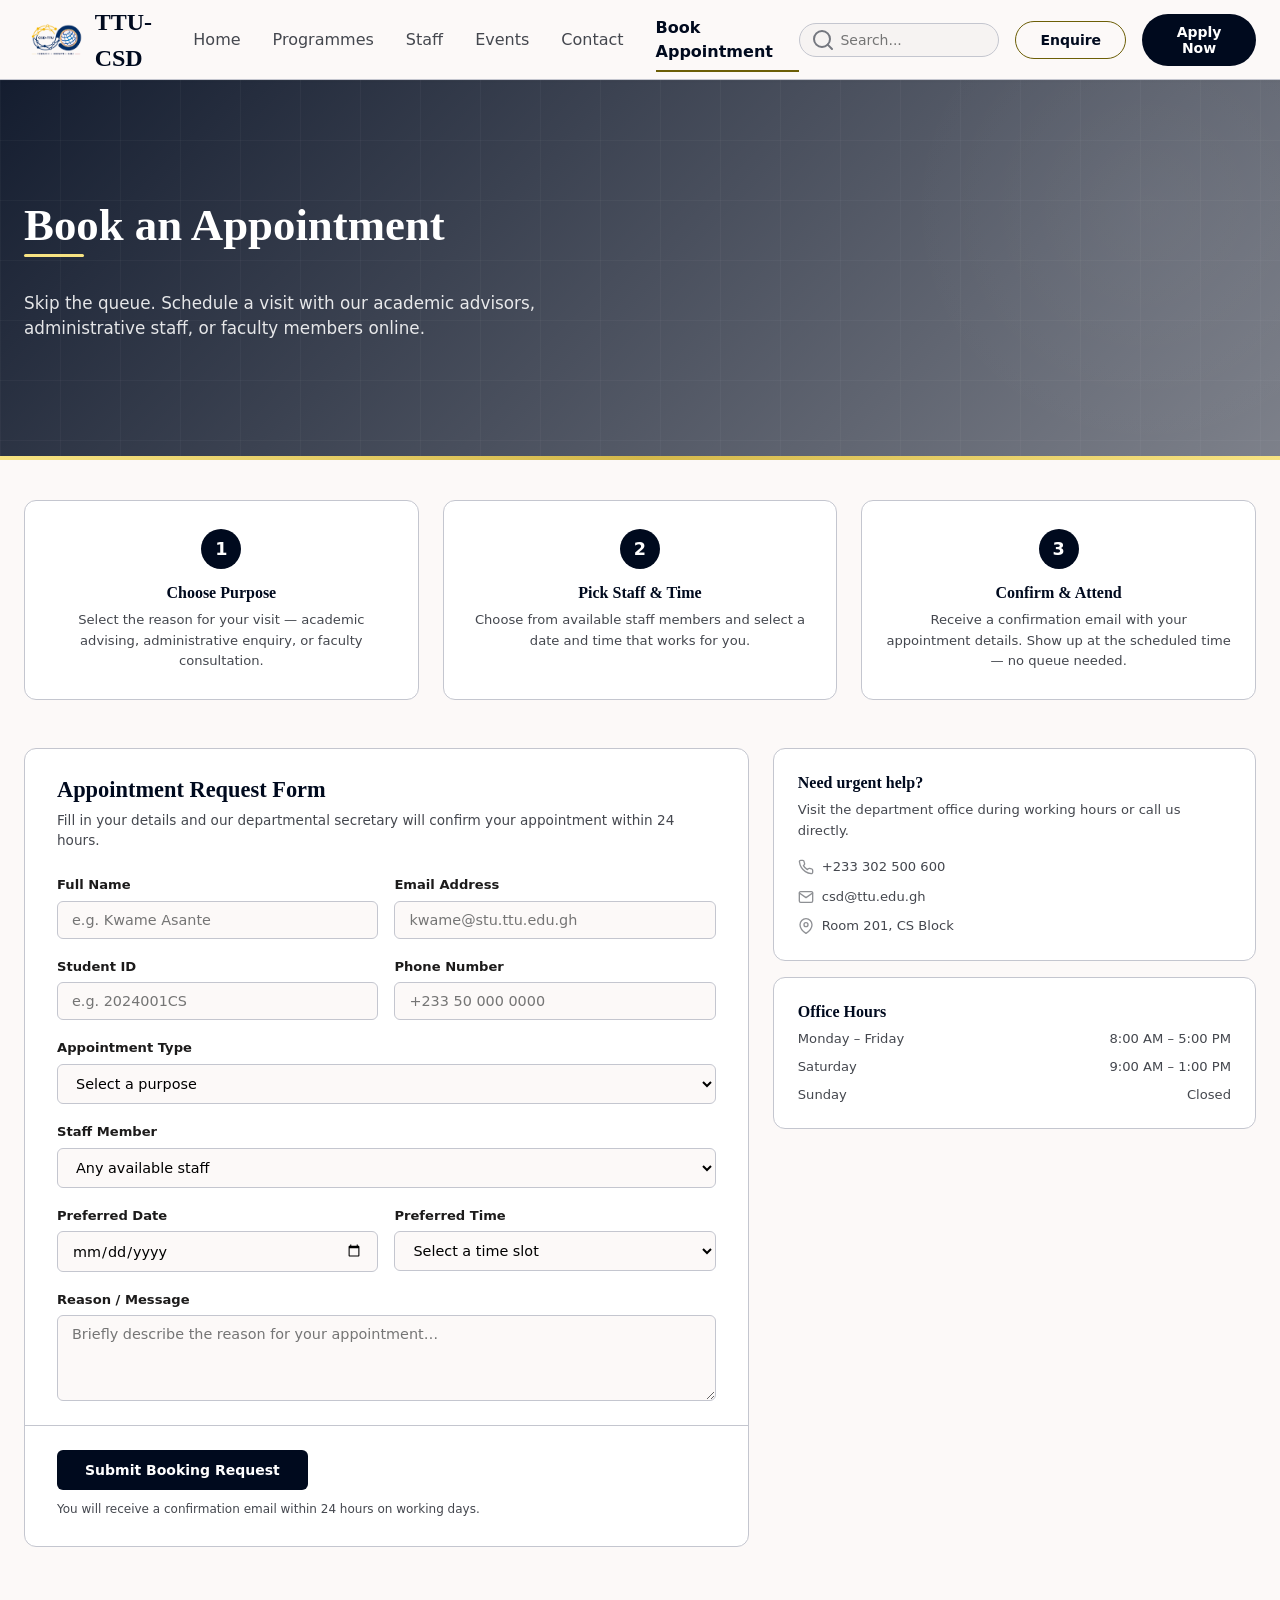
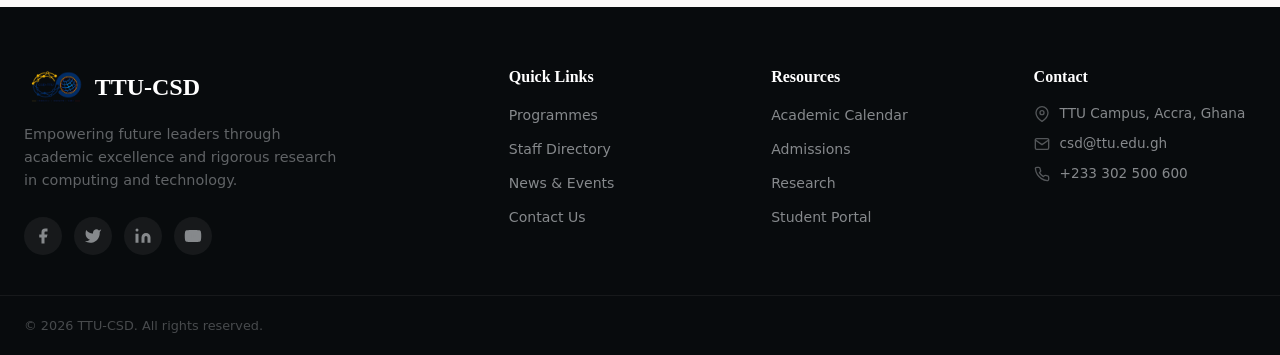
<file: book.html>
<!DOCTYPE html>
<html lang="en">
<head>
  <meta charset="utf-8"/>
  <meta content="width=device-width, initial-scale=1.0" name="viewport"/>
  <title>Book an Appointment - TTU-CSD</title>
  <link rel="stylesheet" href="styles.css"/>
</head>
<body>
  <!-- Full-screen loading overlay that appears briefly between page changes -->
  <div id="pageLoader" class="page-loader">
    <div class="loader-ring"><div class="loader-ring-inner"></div></div>
    <div class="loader-code"></div>
    <div class="loader-bar-track"><div class="loader-bar-fill"></div></div>
    <p class="loader-label">Loading…</p>
  </div>
  <!-- Fixed top bar with the logo, nav links, search box, and action buttons -->
  <header class="site-header" id="siteHeader">
    <div class="container header-container">
      <!-- TTU shield logo and department name — click to return to the homepage -->
      <a class="logo" href="index.html"><img src="images/logo.png" alt="TTU-CSD Logo" class="logo-img"/> TTU-CSD</a>
      <div class="mobile-nav-wrapper">
        <nav>
          <!-- The row of page links across the top of the header -->
          <ul class="nav-menu">
            <li><a class="nav-link" href="index.html">Home</a></li>
            <li><a class="nav-link" href="programmes.html">Programmes</a></li>
            <li><a class="nav-link" href="staff.html">Staff</a></li>
            <li><a class="nav-link" href="events.html">Events</a></li>
            <li><a class="nav-link" href="contact.html">Contact</a></li>
            <li><a class="nav-link active" href="book.html">Book Appointment</a></li>
          </ul>
        </nav>
      </div>
      <div class="header-actions">
        <!-- Search box with a magnifying glass icon for finding content on the site -->
        <div class="search-wrapper">
          <input class="search-input" placeholder="Search..." type="text"/>
          <svg xmlns="http://www.w3.org/2000/svg" viewBox="0 0 24 24" fill="none" stroke="currentColor" stroke-width="2" stroke-linecap="round" stroke-linejoin="round" class="icon-svg"><circle cx="11" cy="11" r="8"/><line x1="21" y1="21" x2="16.65" y2="16.65"/></svg>
        </div>
        <!-- Enquire button — opens a form for prospective students to ask questions -->
        <button class="btn btn-secondary">Enquire</button>
        <!-- Apply Now button — the main call-to-action for student applications -->
        <button class="btn btn-primary">Apply Now</button>
      </div>
      <!-- Hamburger menu button — three lines that open the navigation on mobile phones -->
      <button class="mobile-toggle" aria-label="Toggle navigation menu">
        <svg xmlns="http://www.w3.org/2000/svg" viewBox="0 0 24 24" fill="none" stroke="currentColor" stroke-width="2" stroke-linecap="round" stroke-linejoin="round" class="icon-svg"><line x1="3" y1="12" x2="21" y2="12"/><line x1="3" y1="6" x2="21" y2="6"/><line x1="3" y1="18" x2="21" y2="18"/></svg>
      </button>
      <div class="mobile-overlay"></div>
    </div>
  </header>

  <!-- App-style tab bar at the bottom of phone screens — hidden on desktop computers -->
  <nav class="bottom-nav">
    <a href="index.html" class="bottom-nav-item">
      <svg viewBox="0 0 24 24" fill="none" stroke="currentColor" stroke-width="2" stroke-linecap="round" stroke-linejoin="round"><path d="M3 9l9-7 9 7v11a2 2 0 0 1-2 2H5a2 2 0 0 1-2-2z"/><polyline points="9 22 9 12 15 12 15 22"/></svg>
      <span>Home</span>
    </a>
    <a href="programmes.html" class="bottom-nav-item">
      <svg viewBox="0 0 24 24" fill="none" stroke="currentColor" stroke-width="2" stroke-linecap="round" stroke-linejoin="round"><path d="M4 19.5A2.5 2.5 0 0 1 6.5 17H20"/><path d="M6.5 2H20v20H6.5A2.5 2.5 0 0 1 4 19.5v-15A2.5 2.5 0 0 1 6.5 2z"/></svg>
      <span>Programmes</span>
    </a>
    <a href="staff.html" class="bottom-nav-item">
      <svg viewBox="0 0 24 24" fill="none" stroke="currentColor" stroke-width="2" stroke-linecap="round" stroke-linejoin="round"><path d="M17 21v-2a4 4 0 0 0-4-4H5a4 4 0 0 0-4 4v2"/><circle cx="9" cy="7" r="4"/><path d="M23 21v-2a4 4 0 0 0-3-3.87"/><path d="M16 3.13a4 4 0 0 1 0 7.75"/></svg>
      <span>Staff</span>
    </a>
    <a href="events.html" class="bottom-nav-item">
      <svg viewBox="0 0 24 24" fill="none" stroke="currentColor" stroke-width="2" stroke-linecap="round" stroke-linejoin="round"><rect x="3" y="4" width="18" height="18" rx="2" ry="2"/><line x1="16" y1="2" x2="16" y2="6"/><line x1="8" y1="2" x2="8" y2="6"/><line x1="3" y1="10" x2="21" y2="10"/></svg>
      <span>Events</span>
    </a>
    <a href="contact.html" class="bottom-nav-item">
      <svg viewBox="0 0 24 24" fill="none" stroke="currentColor" stroke-width="2" stroke-linecap="round" stroke-linejoin="round"><path d="M4 4h16c1.1 0 2 .9 2 2v12c0 1.1-.9 2-2 2H4c-1.1 0-2-.9-2-2V6c0-1.1.9-2 2-2z"/><polyline points="22,6 12,13 2,6"/></svg>
      <span>Contact</span>
    </a>
    <a href="book.html" class="bottom-nav-item active">
      <svg viewBox="0 0 24 24" fill="none" stroke="currentColor" stroke-width="2" stroke-linecap="round" stroke-linejoin="round"><circle cx="12" cy="12" r="10"/><polyline points="12 6 12 12 16 14"/></svg>
      <span>Book</span>
    </a>
  </nav>

  <main>
    <section class="page-hero">
      <div class="page-hero-bg" style="background-image:url('https://images.unsplash.com/photo-1454165804606-c3d57bc86b40?w=1400&q=80')"></div>
      <div class="page-hero-overlay"></div>
      <div class="container" style="position:relative;z-index:2">
        <div class="page-hero-content">
          <h1>Book an Appointment</h1>
          <p>Skip the queue. Schedule a visit with our academic advisors, administrative staff, or faculty members online.</p>
        </div>
      </div>
    </section>

    <section class="container" style="margin-top:40px;margin-bottom:60px">
      <!-- Three-step guide showing how to book: Choose Purpose, Pick Staff & Time, Confirm -->
      <div class="book-steps">
        <div class="book-step">
          <div class="book-step-num">1</div>
          <h3>Choose Purpose</h3>
          <p>Select the reason for your visit — academic advising, administrative enquiry, or faculty consultation.</p>
        </div>
        <div class="book-step">
          <div class="book-step-num">2</div>
          <h3>Pick Staff &amp; Time</h3>
          <p>Choose from available staff members and select a date and time that works for you.</p>
        </div>
        <div class="book-step">
          <div class="book-step-num">3</div>
          <h3>Confirm &amp; Attend</h3>
          <p>Receive a confirmation email with your appointment details. Show up at the scheduled time — no queue needed.</p>
        </div>
      </div>

      <!-- Two-column area: the booking form on the left, sidebar info on the right -->
      <div class="book-form-wrap">
        <!-- The main appointment booking form — fill in your details to request a visit -->
        <form class="book-form" id="bookingForm">
          <div class="book-form-header">
            <h2>Appointment Request Form</h2>
            <p>Fill in your details and our departmental secretary will confirm your appointment within 24 hours.</p>
          </div>

          <div class="book-form-body">
            <div class="book-form-row">
              <div class="book-fg">
                <label for="bk_name">Full Name</label>
                <!-- Full name field — so staff know who to expect -->
                <input id="bk_name" type="text" placeholder="e.g. Kwame Asante" required>
              </div>
              <div class="book-fg">
                <label for="bk_email">Email Address</label>
                <!-- Email address — used to send your booking confirmation -->
                <input id="bk_email" type="email" placeholder="kwame@stu.ttu.edu.gh" required>
              </div>
            </div>

            <div class="book-form-row">
              <div class="book-fg">
                <label for="bk_id">Student ID</label>
                <!-- Student ID field — helps staff pull up your records -->
                <input id="bk_id" type="text" placeholder="e.g. 2024001CS">
              </div>
              <div class="book-fg">
                <label for="bk_phone">Phone Number</label>
                <!-- Phone number — for urgent contact about your appointment -->
                <input id="bk_phone" type="tel" placeholder="+233 50 000 0000">
              </div>
            </div>

            <div class="book-fg">
              <label for="bk_type">Appointment Type</label>
              <!-- Appointment type dropdown — Academic Advising, Admin Enquiry, etc. -->
              <select id="bk_type" required>
                <option value="">Select a purpose</option>
                <option value="academic">Academic Advising</option>
                <option value="admin">Administrative Enquiry</option>
                <option value="faculty">Faculty Consultation</option>
                <option value="career">Career Guidance</option>
                <option value="other">Other</option>
              </select>
            </div>

            <div class="book-fg">
              <label for="bk_staff">Staff Member</label>
              <!-- Staff member dropdown — choose who you want to meet with -->
              <select id="bk_staff">
                <option value="">Any available staff</option>
                <option value="hod">Prof. Kwame Asante — Head of Department</option>
                <option value="admin1">Grace Mensah — Senior Administrator</option>
                <option value="admin2">James Caldwell — Admissions Officer</option>
                <option value="sec">Ama Serwaa — Departmental Secretary</option>
                <option value="sl1">Dr. Michael Ofori — Senior Lecturer</option>
                <option value="sl2">Dr. Sarah Jenkins — Senior Lecturer</option>
                <option value="lec1">Dr. Esi Amankwah — Lecturer</option>
                <option value="lec2">Dr. Kofi Adjei — Lecturer</option>
              </select>
            </div>

            <div class="book-form-row">
              <div class="book-fg">
                <label for="bk_date">Preferred Date</label>
                <!-- Date picker — choose your preferred day for the appointment -->
                <input id="bk_date" type="date" required>
              </div>
              <div class="book-fg">
                <label for="bk_time">Preferred Time</label>
                <!-- Time slot dropdown — pick a one-hour window from the available times -->
                <select id="bk_time" required>
                  <option value="">Select a time slot</option>
                  <option value="08:00">08:00 – 09:00</option>
                  <option value="09:00">09:00 – 10:00</option>
                  <option value="10:00">10:00 – 11:00</option>
                  <option value="11:00">11:00 – 12:00</option>
                  <option value="12:00">12:00 – 13:00</option>
                  <option value="13:00">13:00 – 14:00</option>
                  <option value="14:00">14:00 – 15:00</option>
                  <option value="15:00">15:00 – 16:00</option>
                </select>
              </div>
            </div>

            <div class="book-fg">
              <label for="bk_msg">Reason / Message</label>
              <!-- Message area — briefly explain why you need the appointment -->
              <textarea id="bk_msg" rows="4" placeholder="Briefly describe the reason for your appointment…"></textarea>
            </div>
          </div>

          <div class="book-form-footer">
            <!-- Submit button — sends your booking request to the department -->
            <button class="btn btn-primary" type="submit">Submit Booking Request</button>
            <p class="book-form-note">You will receive a confirmation email within 24 hours on working days.</p>
          </div>
        </form>

        <!-- Sidebar next to the form — urgent contact info and office hours -->
        <div class="book-sidebar">
          <div class="book-sidebar-card">
            <h3>Need urgent help?</h3>
            <p>Visit the department office during working hours or call us directly.</p>
            <div class="book-sidebar-contact">
              <span><svg xmlns="http://www.w3.org/2000/svg" viewBox="0 0 24 24" fill="none" stroke="currentColor" stroke-width="2" stroke-linecap="round" stroke-linejoin="round"><path d="M22 16.92v3a2 2 0 0 1-2.18 2 19.79 19.79 0 0 1-8.63-3.07 19.5 19.5 0 0 1-6-6 19.79 19.79 0 0 1-3.07-8.67A2 2 0 0 1 4.11 2h3a2 2 0 0 1 2 1.72 12.84 12.84 0 0 0 .7 2.81 2 2 0 0 1-.45 2.11L8.09 9.91a16 16 0 0 0 6 6l1.27-1.27a2 2 0 0 1 2.11-.45 12.84 12.84 0 0 0 2.81.7A2 2 0 0 1 22 16.92z"/></svg> +233 302 500 600</span>
              <span><svg xmlns="http://www.w3.org/2000/svg" viewBox="0 0 24 24" fill="none" stroke="currentColor" stroke-width="2" stroke-linecap="round" stroke-linejoin="round"><path d="M4 4h16c1.1 0 2 .9 2 2v12c0 1.1-.9 2-2 2H4c-1.1 0-2-.9-2-2V6c0-1.1.9-2 2-2z"/><polyline points="22,6 12,13 2,6"/></svg> csd@ttu.edu.gh</span>
              <span><svg xmlns="http://www.w3.org/2000/svg" viewBox="0 0 24 24" fill="none" stroke="currentColor" stroke-width="2" stroke-linecap="round" stroke-linejoin="round"><path d="M21 10c0 7-9 13-9 13s-9-6-9-13a9 9 0 0 1 18 0z"/><circle cx="12" cy="10" r="3"/></svg> Room 201, CS Block</span>
            </div>
          </div>
          <div class="book-sidebar-card">
            <h3>Office Hours</h3>
            <div class="book-hours">
              <div class="book-hours-row"><span>Monday – Friday</span><span>8:00 AM – 5:00 PM</span></div>
              <div class="book-hours-row"><span>Saturday</span><span>9:00 AM – 1:00 PM</span></div>
              <div class="book-hours-row"><span>Sunday</span><span>Closed</span></div>
            </div>
          </div>
        </div>
      </div>
    </section>

    <!-- Success confirmation message — shown after submitting the form (hidden until needed) -->
    <section class="book-success" id="bookingSuccess" style="display:none">
      <div class="container" style="text-align:center;padding:60px 0">
        <div class="book-success-icon">
          <svg xmlns="http://www.w3.org/2000/svg" viewBox="0 0 24 24" fill="none" stroke="currentColor" stroke-width="2" stroke-linecap="round" stroke-linejoin="round"><path d="M22 11.08V12a10 10 0 1 1-5.93-9.14"/><polyline points="22 4 12 14.01 9 11.01"/></svg>
        </div>
        <h2>Request Submitted!</h2>
        <p>Your appointment request has been received. You will get a confirmation email within 24 hours on working days.</p>
        <a href="index.html" class="btn btn-primary">Back to Home</a>
      </div>
    </section>
  </main>

  <!-- Page footer — dark section at the bottom with 4 columns of links and contact info -->
  <footer class="site-footer">
    <div class="container footer-grid">
      <!-- Column 1 — Department brand: logo, description, and social media icons -->
      <div class="footer-brand-col">
        <div class="footer-brand"><img src="images/logo.png" alt="TTU-CSD Logo" class="logo-img"/> TTU-CSD</div>
        <p class="footer-desc">Empowering future leaders through academic excellence and rigorous research in computing and technology.</p>
        <!-- Social media icon buttons — Facebook, Twitter, LinkedIn, and YouTube -->
        <div class="footer-social">
          <a href="#" aria-label="Facebook"><svg xmlns="http://www.w3.org/2000/svg" viewBox="0 0 24 24" fill="currentColor"><path d="M18 2h-3a5 5 0 0 0-5 5v3H7v4h3v8h4v-8h3l1-4h-4V7a1 1 0 0 1 1-1h3z"/></svg></a>
          <a href="#" aria-label="Twitter"><svg xmlns="http://www.w3.org/2000/svg" viewBox="0 0 24 24" fill="currentColor"><path d="M23 3a10.9 10.9 0 0 1-3.14 1.53 4.48 4.48 0 0 0-7.86 3v1A10.66 10.66 0 0 1 3 4s-4 9 5 13a11.64 11.64 0 0 1-7 2c9 5 20 0 20-11.5a4.5 4.5 0 0 0-.08-.83A7.72 7.72 0 0 0 23 3z"/></svg></a>
          <a href="#" aria-label="LinkedIn"><svg xmlns="http://www.w3.org/2000/svg" viewBox="0 0 24 24" fill="currentColor"><path d="M16 8a6 6 0 0 1 6 6v7h-4v-7a2 2 0 0 0-2-2 2 2 0 0 0-2 2v7h-4v-7a6 6 0 0 1 6-6z"/><rect x="2" y="9" width="4" height="12"/><circle cx="4" cy="4" r="2"/></svg></a>
          <a href="#" aria-label="YouTube"><svg xmlns="http://www.w3.org/2000/svg" viewBox="0 0 24 24" fill="currentColor"><path d="M22.54 6.42a2.78 2.78 0 0 0-1.94-2C18.88 4 12 4 12 4s-6.88 0-8.6.46a2.78 2.78 0 0 0-1.94 2A29 29 0 0 0 1 12a29 29 0 0 0 .46 5.58 2.78 2.78 0 0 0 1.94 2C5.12 20 12 20 12 20s6.88 0 8.6-.46a2.78 2.78 0 0 0 1.94-2A29 29 0 0 0 23 12a29 29 0 0 0-.46-5.58z"/><polygon points="9.75 15.02 15.5 12 9.75 8.98 9.75 15.02"/></svg></a>
        </div>
      </div>
      <div class="footer-col">
        <!-- Column 2 — Quick navigation links to the main pages of the website -->
        <h4>Quick Links</h4>
        <ul>
          <li><a href="programmes.html">Programmes</a></li>
          <li><a href="staff.html">Staff Directory</a></li>
          <li><a href="events.html">News &amp; Events</a></li>
          <li><a href="contact.html">Contact Us</a></li>
        </ul>
      </div>
      <div class="footer-col">
        <!-- Column 3 — Useful resources: Academic Calendar, Admissions, Research, Student Portal -->
        <h4>Resources</h4>
        <ul>
          <li><a href="#">Academic Calendar</a></li>
          <li><a href="#">Admissions</a></li>
          <li><a href="#">Research</a></li>
          <li><a href="#">Student Portal</a></li>
        </ul>
      </div>
      <div class="footer-col">
        <h4>Contact</h4>
        <!-- Column 4 — Department contact details: address, email, and phone number -->
        <ul class="footer-contact-list">
          <li><svg xmlns="http://www.w3.org/2000/svg" viewBox="0 0 24 24" fill="none" stroke="currentColor" stroke-width="2" stroke-linecap="round" stroke-linejoin="round"><path d="M21 10c0 7-9 13-9 13s-9-6-9-13a9 9 0 0 1 18 0z"/><circle cx="12" cy="10" r="3"/></svg> TTU Campus, Accra, Ghana</li>
          <li><svg xmlns="http://www.w3.org/2000/svg" viewBox="0 0 24 24" fill="none" stroke="currentColor" stroke-width="2" stroke-linecap="round" stroke-linejoin="round"><path d="M4 4h16c1.1 0 2 .9 2 2v12c0 1.1-.9 2-2 2H4c-1.1 0-2-.9-2-2V6c0-1.1.9-2 2-2z"/><polyline points="22,6 12,13 2,6"/></svg> csd@ttu.edu.gh</li>
          <li><svg xmlns="http://www.w3.org/2000/svg" viewBox="0 0 24 24" fill="none" stroke="currentColor" stroke-width="2" stroke-linecap="round" stroke-linejoin="round"><path d="M22 16.92v3a2 2 0 0 1-2.18 2 19.79 19.79 0 0 1-8.63-3.07 19.5 19.5 0 0 1-6-6 19.79 19.79 0 0 1-3.07-8.67A2 2 0 0 1 4.11 2h3a2 2 0 0 1 2 1.72 12.84 12.84 0 0 0 .7 2.81 2 2 0 0 1-.45 2.11L8.09 9.91a16 16 0 0 0 6 6l1.27-1.27a2 2 0 0 1 2.11-.45 12.84 12.84 0 0 0 2.81.7A2 2 0 0 1 22 16.92z"/></svg> +233 302 500 600</li>
        </ul>
      </div>
    </div>
    <!-- Copyright bar — shows the year and "All rights reserved" notice -->
    <div class="footer-bottom">
      <div class="container">
        <p>&copy; 2026 TTU-CSD. All rights reserved.</p>
      </div>
    </div>
  </footer>

  <script>
    (function(){var l=document.getElementById('pageLoader');if(!l)return;l.classList.remove('active');document.addEventListener('click',function(e){var ln=e.target.closest('a');if(!ln)return;var h=ln.getAttribute('href');if(!h||h==='#'||h.startsWith('http')||h.startsWith('//'))return;e.preventDefault();l.classList.add('active');setTimeout(function(){window.location.href=h},600);})})();

    // Booking form submission
    document.getElementById('bookingForm').addEventListener('submit', function(e) {
      e.preventDefault();
      document.getElementById('bookingForm').style.display = 'none';
      document.getElementById('bookingSuccess').style.display = 'block';
      window.scrollTo({ top: 0, behavior: 'smooth' });
    });

    const reveals = document.querySelectorAll('.reveal');
    const observer = new IntersectionObserver(entries => {
      entries.forEach(entry => {
        if (entry.isIntersecting) entry.target.classList.add('visible');
      });
    }, { threshold: 0.15 });
    reveals.forEach(el => observer.observe(el));

    const header = document.getElementById('siteHeader');
    window.addEventListener('scroll', () => {
      header.classList.toggle('scrolled', window.scrollY > 50);
    });

  </script>
</body>
</html>
</file>
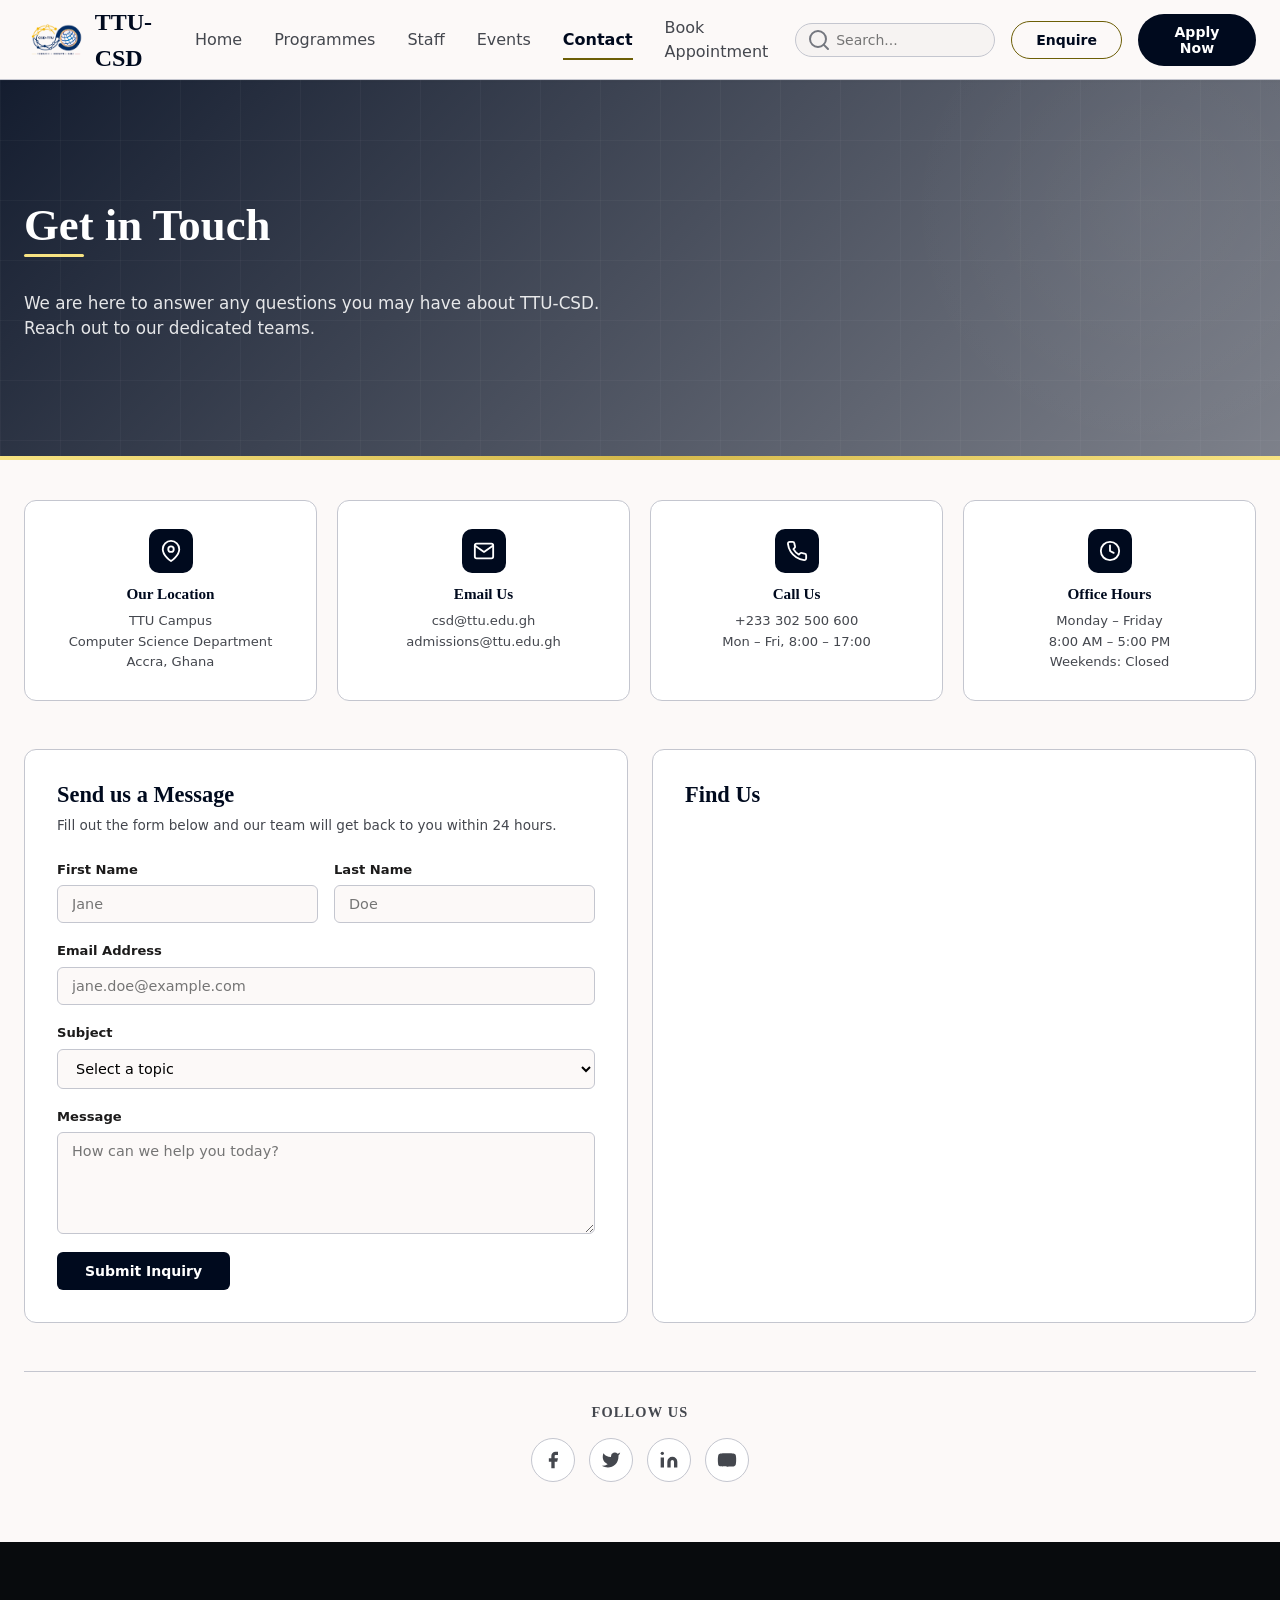
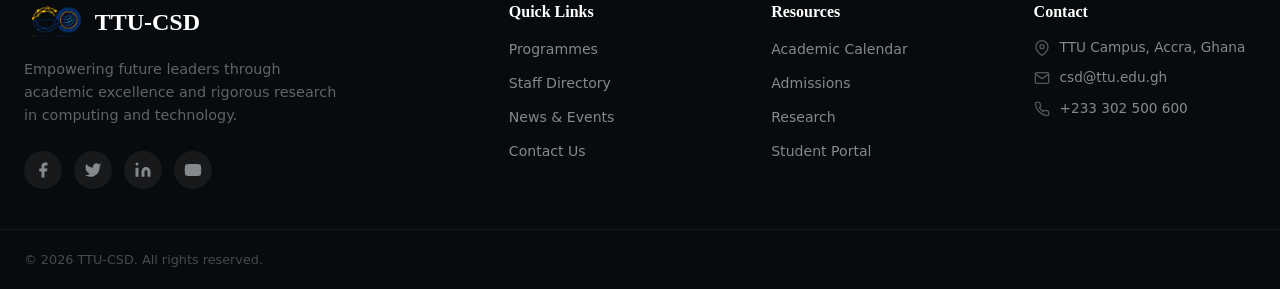
<file: contact.html>
<!DOCTYPE html>
<html lang="en">
<head>
  <meta charset="utf-8"/>
  <meta content="width=device-width, initial-scale=1.0" name="viewport"/>
  <title>TTU-CSD - Contact Us</title>
  <link rel="stylesheet" href="styles.css"/>
</head>
<body>
  <!-- Full-screen loading overlay that appears briefly between page changes -->
  <div id="pageLoader" class="page-loader">
    <div class="loader-ring"><div class="loader-ring-inner"></div></div>
    <div class="loader-code"></div>
    <div class="loader-bar-track"><div class="loader-bar-fill"></div></div>
    <p class="loader-label">Loading…</p>
  </div>
  <!-- Fixed top bar with the logo, nav links, search box, and action buttons -->
  <header class="site-header" id="siteHeader">
    <div class="container header-container">
      <!-- TTU shield logo and department name — click to return to the homepage -->
      <a class="logo" href="index.html"><img src="images/logo.png" alt="TTU-CSD Logo" class="logo-img"/> TTU-CSD</a>
      <div class="mobile-nav-wrapper">
        <nav>
          <!-- The row of page links across the top of the header -->
          <ul class="nav-menu">
            <li><a class="nav-link" href="index.html">Home</a></li>
            <li><a class="nav-link" href="programmes.html">Programmes</a></li>
            <li><a class="nav-link" href="staff.html">Staff</a></li>
            <li><a class="nav-link" href="events.html">Events</a></li>
            <li><a class="nav-link active" href="contact.html">Contact</a></li>
            <li><a class="nav-link" href="book.html">Book Appointment</a></li>
          </ul>
        </nav>
      </div>
      <div class="header-actions">
        <!-- Search box with a magnifying glass icon for finding content on the site -->
        <div class="search-wrapper">
          <input class="search-input" placeholder="Search..." type="text"/>
          <svg xmlns="http://www.w3.org/2000/svg" viewBox="0 0 24 24" fill="none" stroke="currentColor" stroke-width="2" stroke-linecap="round" stroke-linejoin="round" class="icon-svg"><circle cx="11" cy="11" r="8"/><line x1="21" y1="21" x2="16.65" y2="16.65"/></svg>
        </div>
        <!-- Enquire button — opens a form for prospective students to ask questions -->
        <button class="btn btn-secondary">Enquire</button>
        <!-- Apply Now button — the main call-to-action for student applications -->
        <button class="btn btn-primary">Apply Now</button>
      </div>
      <!-- Hamburger menu button — three lines that open the navigation on mobile phones -->
      <button class="mobile-toggle" aria-label="Toggle navigation menu">
        <svg xmlns="http://www.w3.org/2000/svg" viewBox="0 0 24 24" fill="none" stroke="currentColor" stroke-width="2" stroke-linecap="round" stroke-linejoin="round" class="icon-svg"><line x1="3" y1="12" x2="21" y2="12"/><line x1="3" y1="6" x2="21" y2="6"/><line x1="3" y1="18" x2="21" y2="18"/></svg>
      </button>
      <div class="mobile-overlay"></div>
    </div>
  </header>

  <!-- App-style tab bar at the bottom of phone screens — hidden on desktop computers -->
  <nav class="bottom-nav">
    <a href="index.html" class="bottom-nav-item">
      <svg viewBox="0 0 24 24" fill="none" stroke="currentColor" stroke-width="2" stroke-linecap="round" stroke-linejoin="round"><path d="M3 9l9-7 9 7v11a2 2 0 0 1-2 2H5a2 2 0 0 1-2-2z"/><polyline points="9 22 9 12 15 12 15 22"/></svg>
      <span>Home</span>
    </a>
    <a href="programmes.html" class="bottom-nav-item">
      <svg viewBox="0 0 24 24" fill="none" stroke="currentColor" stroke-width="2" stroke-linecap="round" stroke-linejoin="round"><path d="M4 19.5A2.5 2.5 0 0 1 6.5 17H20"/><path d="M6.5 2H20v20H6.5A2.5 2.5 0 0 1 4 19.5v-15A2.5 2.5 0 0 1 6.5 2z"/></svg>
      <span>Programmes</span>
    </a>
    <a href="staff.html" class="bottom-nav-item">
      <svg viewBox="0 0 24 24" fill="none" stroke="currentColor" stroke-width="2" stroke-linecap="round" stroke-linejoin="round"><path d="M17 21v-2a4 4 0 0 0-4-4H5a4 4 0 0 0-4 4v2"/><circle cx="9" cy="7" r="4"/><path d="M23 21v-2a4 4 0 0 0-3-3.87"/><path d="M16 3.13a4 4 0 0 1 0 7.75"/></svg>
      <span>Staff</span>
    </a>
    <a href="events.html" class="bottom-nav-item">
      <svg viewBox="0 0 24 24" fill="none" stroke="currentColor" stroke-width="2" stroke-linecap="round" stroke-linejoin="round"><rect x="3" y="4" width="18" height="18" rx="2" ry="2"/><line x1="16" y1="2" x2="16" y2="6"/><line x1="8" y1="2" x2="8" y2="6"/><line x1="3" y1="10" x2="21" y2="10"/></svg>
      <span>Events</span>
    </a>
    <a href="contact.html" class="bottom-nav-item active">
      <svg viewBox="0 0 24 24" fill="none" stroke="currentColor" stroke-width="2" stroke-linecap="round" stroke-linejoin="round"><path d="M4 4h16c1.1 0 2 .9 2 2v12c0 1.1-.9 2-2 2H4c-1.1 0-2-.9-2-2V6c0-1.1.9-2 2-2z"/><polyline points="22,6 12,13 2,6"/></svg>
      <span>Contact</span>
    </a>
    <a href="book.html" class="bottom-nav-item">
      <svg viewBox="0 0 24 24" fill="none" stroke="currentColor" stroke-width="2" stroke-linecap="round" stroke-linejoin="round"><circle cx="12" cy="12" r="10"/><polyline points="12 6 12 12 16 14"/></svg>
      <span>Book</span>
    </a>
  </nav>

  <main>
    <section class="page-hero">
      <div class="page-hero-bg" style="background-image:url('https://images.unsplash.com/photo-1562774053-701939374585?w=1400&q=80')"></div>
      <div class="page-hero-overlay"></div>
      <div class="container" style="position:relative;z-index:2">
        <div class="page-hero-content">
          <h1>Get in Touch</h1>
          <p>We are here to answer any questions you may have about TTU-CSD. Reach out to our dedicated teams.</p>
        </div>
      </div>
    </section>

    <section class="container" style="margin-top:40px;margin-bottom:60px">

      <!-- Four contact info cards — Location, Email, Phone, and Office Hours -->
      <div class="cnt-info-row">
        <!-- A single contact card with an icon, heading, and details -->
        <div class="cnt-info-card reveal">
          <div class="cnt-info-icon"><svg xmlns="http://www.w3.org/2000/svg" viewBox="0 0 24 24" fill="none" stroke="currentColor" stroke-width="2" stroke-linecap="round" stroke-linejoin="round"><path d="M21 10c0 7-9 13-9 13s-9-6-9-13a9 9 0 0 1 18 0z"/><circle cx="12" cy="10" r="3"/></svg></div>
          <h3>Our Location</h3>
          <p>TTU Campus<br/>Computer Science Department<br/>Accra, Ghana</p>
        </div>
        <div class="cnt-info-card reveal delay-1">
          <div class="cnt-info-icon"><svg xmlns="http://www.w3.org/2000/svg" viewBox="0 0 24 24" fill="none" stroke="currentColor" stroke-width="2" stroke-linecap="round" stroke-linejoin="round"><path d="M4 4h16c1.1 0 2 .9 2 2v12c0 1.1-.9 2-2 2H4c-1.1 0-2-.9-2-2V6c0-1.1.9-2 2-2z"/><polyline points="22,6 12,13 2,6"/></svg></div>
          <h3>Email Us</h3>
          <p><a href="mailto:csd@ttu.edu.gh">csd@ttu.edu.gh</a><br/><a href="mailto:admissions@ttu.edu.gh">admissions@ttu.edu.gh</a></p>
        </div>
        <div class="cnt-info-card reveal delay-2">
          <div class="cnt-info-icon"><svg xmlns="http://www.w3.org/2000/svg" viewBox="0 0 24 24" fill="none" stroke="currentColor" stroke-width="2" stroke-linecap="round" stroke-linejoin="round"><path d="M22 16.92v3a2 2 0 0 1-2.18 2 19.79 19.79 0 0 1-8.63-3.07 19.5 19.5 0 0 1-6-6 19.79 19.79 0 0 1-3.07-8.67A2 2 0 0 1 4.11 2h3a2 2 0 0 1 2 1.72 12.84 12.84 0 0 0 .7 2.81 2 2 0 0 1-.45 2.11L8.09 9.91a16 16 0 0 0 6 6l1.27-1.27a2 2 0 0 1 2.11-.45 12.84 12.84 0 0 0 2.81.7A2 2 0 0 1 22 16.92z"/></svg></div>
          <h3>Call Us</h3>
          <p>+233 302 500 600<br/>Mon – Fri, 8:00 – 17:00</p>
        </div>
        <div class="cnt-info-card reveal delay-3">
          <div class="cnt-info-icon"><svg xmlns="http://www.w3.org/2000/svg" viewBox="0 0 24 24" fill="none" stroke="currentColor" stroke-width="2" stroke-linecap="round" stroke-linejoin="round"><circle cx="12" cy="12" r="10"/><polyline points="12 6 12 12 16 14"/></svg></div>
          <h3>Office Hours</h3>
          <p>Monday – Friday<br/>8:00 AM – 5:00 PM<br/>Weekends: Closed</p>
        </div>
      </div>

      <!-- Two-column layout: the contact form on the left and Google Map on the right -->
      <div class="cnt-main-layout">
        <!-- Contact inquiry form — name, email, subject dropdown, and message area -->
        <div class="cnt-form-box reveal">
          <h2>Send us a Message</h2>
          <p>Fill out the form below and our team will get back to you within 24 hours.</p>
          <!-- The actual form fields: first name, last name, email, subject, and message -->
          <form class="cnt-form">
            <div class="cnt-form-row">
              <div class="cnt-form-group">
                <label for="firstName">First Name</label>
                <input id="firstName" placeholder="Jane" type="text"/>
              </div>
              <div class="cnt-form-group">
                <label for="lastName">Last Name</label>
                <input id="lastName" placeholder="Doe" type="text"/>
              </div>
            </div>
            <div class="cnt-form-group">
              <label for="email">Email Address</label>
              <input id="email" placeholder="jane.doe@example.com" type="email"/>
            </div>
            <div class="cnt-form-group">
              <label for="department">Subject</label>
              <select id="department">
                <option disabled selected value="">Select a topic</option>
                <option value="admissions">Admissions</option>
                <option value="financial">Financial Aid</option>
                <option value="faculty">Faculty Recruitment</option>
                <option value="general">General Inquiry</option>
              </select>
            </div>
            <div class="cnt-form-group">
              <label for="message">Message</label>
              <textarea id="message" placeholder="How can we help you today?" rows="5"></textarea>
            </div>
            <button class="btn btn-primary" type="button">Submit Inquiry</button>
          </form>
        </div>
        <!-- Google Maps embed showing the physical location of the TTU campus -->
        <div class="cnt-map-box reveal delay-1">
          <h2>Find Us</h2>
          <!-- Embedded Google Maps iframe showing the campus location -->
          <div class="cnt-map-embed">
            <iframe src="https://www.google.com/maps/embed?pb=!1m18!1m12!1m3!1d5458.562239829142!2d-1.7589500229305999!3d4.909141089816625!2m3!1f0!2f0!3f0!3m2!1i1024!2i768!4f13.1!3m3!1m2!1s0xfe77b004c67658d%3A0xab1557577b038a53!2sTTU%20Campus!5e0!3m2!1sen!2sgh!4v1782862329943!5m2!1sen!2sgh" allowfullscreen="" loading="lazy" referrerpolicy="strict-origin-when-cross-origin" style="border:0;width:100%;height:100%"></iframe>
          </div>
        </div>
      </div>

      <!-- Social media follow section — Facebook, Twitter, LinkedIn, and YouTube icons -->
      <div class="cnt-social-row reveal">
        <h3>Follow Us</h3>
        <!-- Row of four circular social media icon buttons -->
        <div class="cnt-social-links">
          <a href="#" aria-label="Facebook"><svg xmlns="http://www.w3.org/2000/svg" viewBox="0 0 24 24" fill="currentColor"><path d="M18 2h-3a5 5 0 0 0-5 5v3H7v4h3v8h4v-8h3l1-4h-4V7a1 1 0 0 1 1-1h3z"/></svg></a>
          <a href="#" aria-label="Twitter"><svg xmlns="http://www.w3.org/2000/svg" viewBox="0 0 24 24" fill="currentColor"><path d="M23 3a10.9 10.9 0 0 1-3.14 1.53 4.48 4.48 0 0 0-7.86 3v1A10.66 10.66 0 0 1 3 4s-4 9 5 13a11.64 11.64 0 0 1-7 2c9 5 20 0 20-11.5a4.5 4.5 0 0 0-.08-.83A7.72 7.72 0 0 0 23 3z"/></svg></a>
          <a href="#" aria-label="LinkedIn"><svg xmlns="http://www.w3.org/2000/svg" viewBox="0 0 24 24" fill="currentColor"><path d="M16 8a6 6 0 0 1 6 6v7h-4v-7a2 2 0 0 0-2-2 2 2 0 0 0-2 2v7h-4v-7a6 6 0 0 1 6-6z"/><rect x="2" y="9" width="4" height="12"/><circle cx="4" cy="4" r="2"/></svg></a>
          <a href="#" aria-label="YouTube"><svg xmlns="http://www.w3.org/2000/svg" viewBox="0 0 24 24" fill="currentColor"><path d="M22.54 6.42a2.78 2.78 0 0 0-1.94-2C18.88 4 12 4 12 4s-6.88 0-8.6.46a2.78 2.78 0 0 0-1.94 2A29 29 0 0 0 1 12a29 29 0 0 0 .46 5.58 2.78 2.78 0 0 0 1.94 2C5.12 20 12 20 12 20s6.88 0 8.6-.46a2.78 2.78 0 0 0 1.94-2A29 29 0 0 0 23 12a29 29 0 0 0-.46-5.58z"/><polygon points="9.75 15.02 15.5 12 9.75 8.98 9.75 15.02"/></svg></a>
        </div>
      </div>
    </section>
  </main>

  <!-- Page footer — dark section at the bottom with 4 columns of links and contact info -->
  <footer class="site-footer">
    <div class="container footer-grid">
      <!-- Column 1 — Department brand: logo, description, and social media icons -->
      <div class="footer-brand-col">
        <div class="footer-brand"><img src="images/logo.png" alt="TTU-CSD Logo" class="logo-img"/> TTU-CSD</div>
        <p class="footer-desc">Empowering future leaders through academic excellence and rigorous research in computing and technology.</p>
        <!-- Social media icon buttons — Facebook, Twitter, LinkedIn, and YouTube -->
        <div class="footer-social">
          <a href="#" aria-label="Facebook"><svg xmlns="http://www.w3.org/2000/svg" viewBox="0 0 24 24" fill="currentColor"><path d="M18 2h-3a5 5 0 0 0-5 5v3H7v4h3v8h4v-8h3l1-4h-4V7a1 1 0 0 1 1-1h3z"/></svg></a>
          <a href="#" aria-label="Twitter"><svg xmlns="http://www.w3.org/2000/svg" viewBox="0 0 24 24" fill="currentColor"><path d="M23 3a10.9 10.9 0 0 1-3.14 1.53 4.48 4.48 0 0 0-7.86 3v1A10.66 10.66 0 0 1 3 4s-4 9 5 13a11.64 11.64 0 0 1-7 2c9 5 20 0 20-11.5a4.5 4.5 0 0 0-.08-.83A7.72 7.72 0 0 0 23 3z"/></svg></a>
          <a href="#" aria-label="LinkedIn"><svg xmlns="http://www.w3.org/2000/svg" viewBox="0 0 24 24" fill="currentColor"><path d="M16 8a6 6 0 0 1 6 6v7h-4v-7a2 2 0 0 0-2-2 2 2 0 0 0-2 2v7h-4v-7a6 6 0 0 1 6-6z"/><rect x="2" y="9" width="4" height="12"/><circle cx="4" cy="4" r="2"/></svg></a>
          <a href="#" aria-label="YouTube"><svg xmlns="http://www.w3.org/2000/svg" viewBox="0 0 24 24" fill="currentColor"><path d="M22.54 6.42a2.78 2.78 0 0 0-1.94-2C18.88 4 12 4 12 4s-6.88 0-8.6.46a2.78 2.78 0 0 0-1.94 2A29 29 0 0 0 1 12a29 29 0 0 0 .46 5.58 2.78 2.78 0 0 0 1.94 2C5.12 20 12 20 12 20s6.88 0 8.6-.46a2.78 2.78 0 0 0 1.94-2A29 29 0 0 0 23 12a29 29 0 0 0-.46-5.58z"/><polygon points="9.75 15.02 15.5 12 9.75 8.98 9.75 15.02"/></svg></a>
        </div>
      </div>
      <div class="footer-col">
        <!-- Column 2 — Quick navigation links to the main pages of the website -->
        <h4>Quick Links</h4>
        <ul>
          <li><a href="programmes.html">Programmes</a></li>
          <li><a href="staff.html">Staff Directory</a></li>
          <li><a href="events.html">News &amp; Events</a></li>
          <li><a href="contact.html">Contact Us</a></li>
        </ul>
      </div>
      <div class="footer-col">
        <!-- Column 3 — Useful resources: Academic Calendar, Admissions, Research, Student Portal -->
        <h4>Resources</h4>
        <ul>
          <li><a href="#">Academic Calendar</a></li>
          <li><a href="#">Admissions</a></li>
          <li><a href="#">Research</a></li>
          <li><a href="#">Student Portal</a></li>
        </ul>
      </div>
      <div class="footer-col">
        <h4>Contact</h4>
        <!-- Column 4 — Department contact details: address, email, and phone number -->
        <ul class="footer-contact-list">
          <li>
            <svg xmlns="http://www.w3.org/2000/svg" viewBox="0 0 24 24" fill="none" stroke="currentColor" stroke-width="2" stroke-linecap="round" stroke-linejoin="round"><path d="M21 10c0 7-9 13-9 13s-9-6-9-13a9 9 0 0 1 18 0z"/><circle cx="12" cy="10" r="3"/></svg>
            TTU Campus, Accra, Ghana
          </li>
          <li>
            <svg xmlns="http://www.w3.org/2000/svg" viewBox="0 0 24 24" fill="none" stroke="currentColor" stroke-width="2" stroke-linecap="round" stroke-linejoin="round"><path d="M4 4h16c1.1 0 2 .9 2 2v12c0 1.1-.9 2-2 2H4c-1.1 0-2-.9-2-2V6c0-1.1.9-2 2-2z"/><polyline points="22,6 12,13 2,6"/></svg>
            csd@ttu.edu.gh
          </li>
          <li>
            <svg xmlns="http://www.w3.org/2000/svg" viewBox="0 0 24 24" fill="none" stroke="currentColor" stroke-width="2" stroke-linecap="round" stroke-linejoin="round"><path d="M22 16.92v3a2 2 0 0 1-2.18 2 19.79 19.79 0 0 1-8.63-3.07 19.5 19.5 0 0 1-6-6 19.79 19.79 0 0 1-3.07-8.67A2 2 0 0 1 4.11 2h3a2 2 0 0 1 2 1.72 12.84 12.84 0 0 0 .7 2.81 2 2 0 0 1-.45 2.11L8.09 9.91a16 16 0 0 0 6 6l1.27-1.27a2 2 0 0 1 2.11-.45 12.84 12.84 0 0 0 2.81.7A2 2 0 0 1 22 16.92z"/></svg>
            +233 302 500 600
          </li>
        </ul>
      </div>
    </div>
    <!-- Copyright bar — shows the year and "All rights reserved" notice -->
    <div class="footer-bottom">
      <div class="container">
        <p>&copy; 2026 TTU-CSD. All rights reserved.</p>
      </div>
    </div>
  </footer>

  <script>
    (function(){var l=document.getElementById('pageLoader');if(!l)return;l.classList.remove('active');document.addEventListener('click',function(e){var ln=e.target.closest('a');if(!ln)return;var h=ln.getAttribute('href');if(!h||h==='#'||h.startsWith('http')||h.startsWith('//'))return;e.preventDefault();l.classList.add('active');setTimeout(function(){window.location.href=h},600);})})();
    const reveals = document.querySelectorAll('.reveal');
    const observer = new IntersectionObserver(entries => {
      entries.forEach(entry => {
        if (entry.isIntersecting) entry.target.classList.add('visible');
      });
    }, { threshold: 0.15 });
    reveals.forEach(el => observer.observe(el));

    const header = document.getElementById('siteHeader');
    window.addEventListener('scroll', () => {
      header.classList.toggle('scrolled', window.scrollY > 50);
    });

  </script>
</body>
</html>
</file>
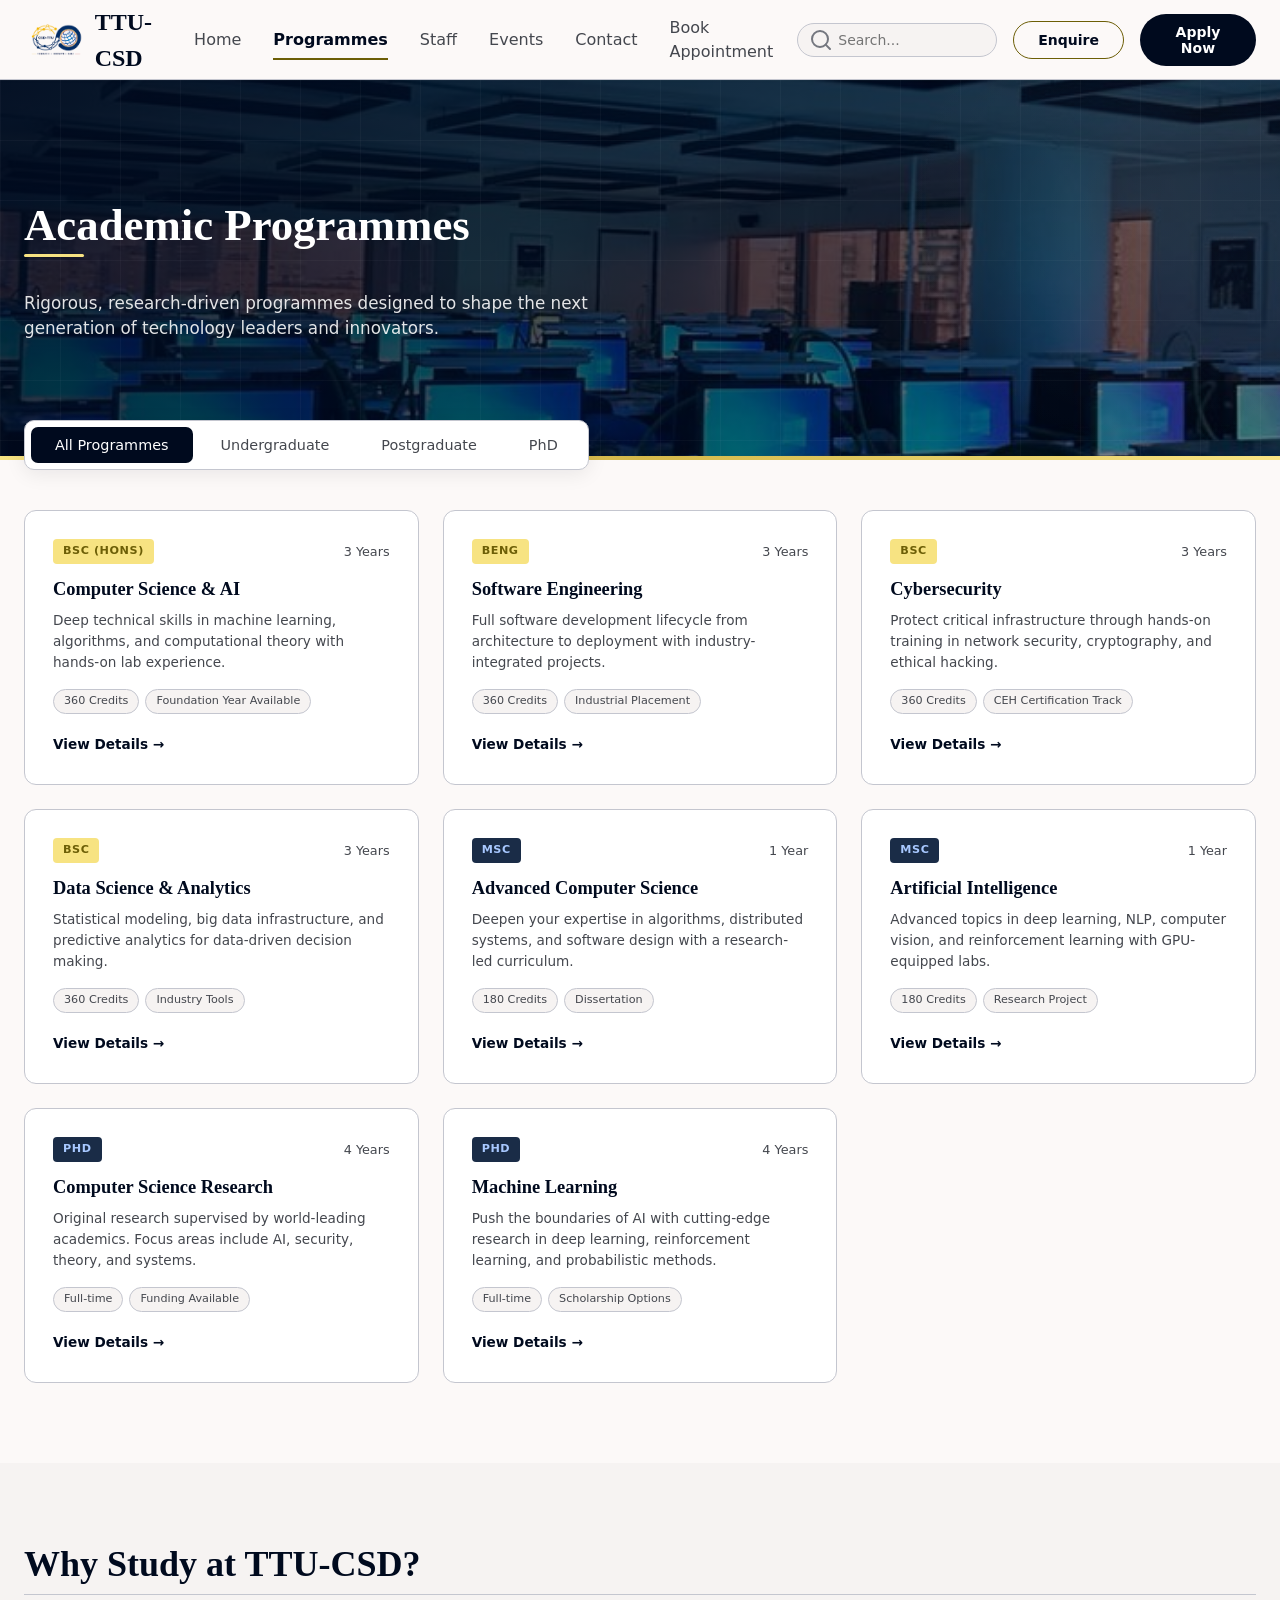
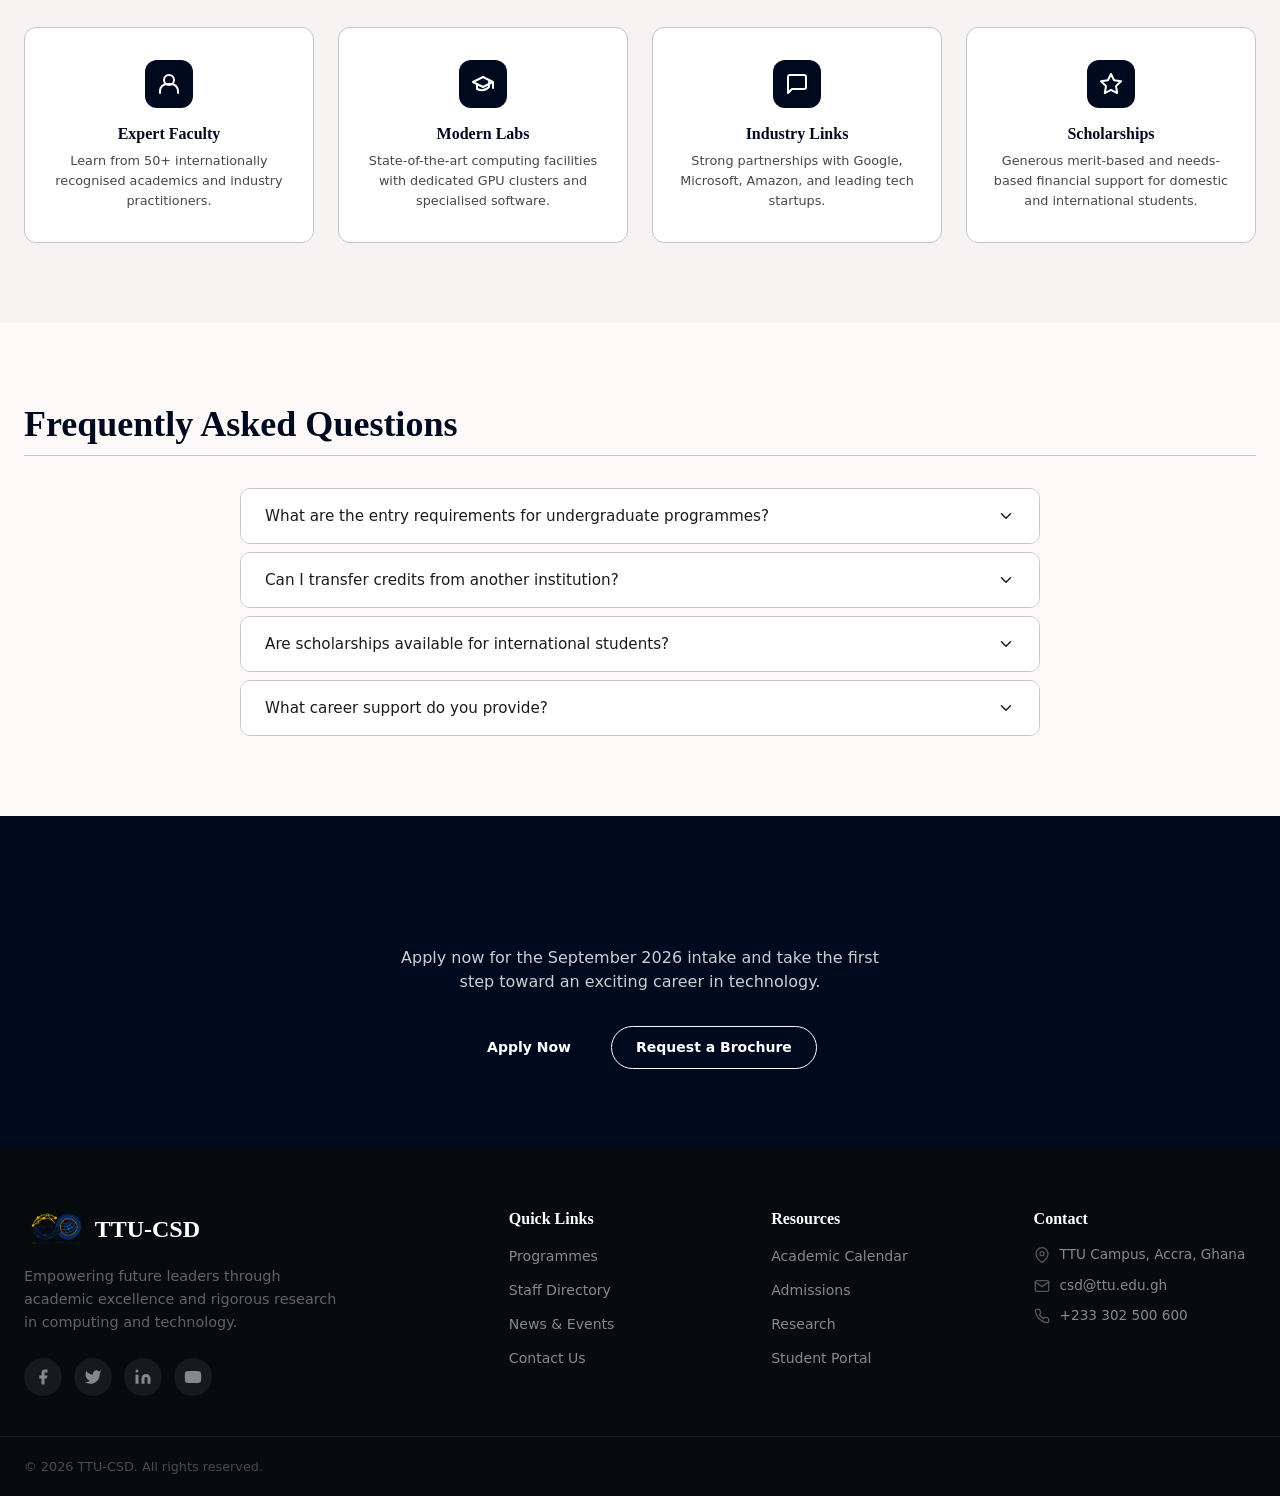
<file: programmes.html>
<!DOCTYPE html>
<html lang="en">
<head>
  <meta charset="utf-8"/>
  <meta content="width=device-width, initial-scale=1.0" name="viewport"/>
  <title>Academic Programmes - TTU-CSD</title>
  <link rel="stylesheet" href="styles.css"/>
</head>
<body>
  <!-- Full-screen loading overlay that appears briefly between page changes -->
  <div id="pageLoader" class="page-loader">
    <div class="loader-ring"><div class="loader-ring-inner"></div></div>
    <div class="loader-code"></div>
    <div class="loader-bar-track"><div class="loader-bar-fill"></div></div>
    <p class="loader-label">Loading…</p>
  </div>
  <!-- Fixed top bar with the logo, nav links, search box, and action buttons -->
  <header class="site-header" id="siteHeader">
    <div class="container header-container">
      <!-- TTU shield logo and department name — click to return to the homepage -->
      <a class="logo" href="index.html"><img src="images/logo.png" alt="TTU-CSD Logo" class="logo-img"/> TTU-CSD</a>
      <div class="mobile-nav-wrapper">
        <nav>
          <!-- The row of page links across the top of the header -->
          <ul class="nav-menu">
            <li><a class="nav-link" href="index.html">Home</a></li>
            <li><a class="nav-link active" href="programmes.html">Programmes</a></li>
            <li><a class="nav-link" href="staff.html">Staff</a></li>
            <li><a class="nav-link" href="events.html">Events</a></li>
            <li><a class="nav-link" href="contact.html">Contact</a></li>
            <li><a class="nav-link" href="book.html">Book Appointment</a></li>
          </ul>
        </nav>
      </div>
      <div class="header-actions">
        <!-- Search box with a magnifying glass icon for finding content on the site -->
        <div class="search-wrapper">
          <input class="search-input" placeholder="Search..." type="text"/>
          <svg xmlns="http://www.w3.org/2000/svg" viewBox="0 0 24 24" fill="none" stroke="currentColor" stroke-width="2" stroke-linecap="round" stroke-linejoin="round" class="icon-svg"><circle cx="11" cy="11" r="8"/><line x1="21" y1="21" x2="16.65" y2="16.65"/></svg>
        </div>
        <!-- Enquire button — opens a form for prospective students to ask questions -->
        <button class="btn btn-secondary">Enquire</button>
        <!-- Apply Now button — the main call-to-action for student applications -->
        <button class="btn btn-primary">Apply Now</button>
      </div>
      <!-- Hamburger menu button — three lines that open the navigation on mobile phones -->
      <button class="mobile-toggle" aria-label="Toggle navigation menu">
        <svg xmlns="http://www.w3.org/2000/svg" viewBox="0 0 24 24" fill="none" stroke="currentColor" stroke-width="2" stroke-linecap="round" stroke-linejoin="round" class="icon-svg"><line x1="3" y1="12" x2="21" y2="12"/><line x1="3" y1="6" x2="21" y2="6"/><line x1="3" y1="18" x2="21" y2="18"/></svg>
      </button>
      <div class="mobile-overlay"></div>
    </div>
  </header>

  <!-- App-style tab bar at the bottom of phone screens — hidden on desktop computers -->
  <nav class="bottom-nav">
    <a href="index.html" class="bottom-nav-item">
      <svg viewBox="0 0 24 24" fill="none" stroke="currentColor" stroke-width="2" stroke-linecap="round" stroke-linejoin="round"><path d="M3 9l9-7 9 7v11a2 2 0 0 1-2 2H5a2 2 0 0 1-2-2z"/><polyline points="9 22 9 12 15 12 15 22"/></svg>
      <span>Home</span>
    </a>
    <a href="programmes.html" class="bottom-nav-item active">
      <svg viewBox="0 0 24 24" fill="none" stroke="currentColor" stroke-width="2" stroke-linecap="round" stroke-linejoin="round"><path d="M4 19.5A2.5 2.5 0 0 1 6.5 17H20"/><path d="M6.5 2H20v20H6.5A2.5 2.5 0 0 1 4 19.5v-15A2.5 2.5 0 0 1 6.5 2z"/></svg>
      <span>Programmes</span>
    </a>
    <a href="staff.html" class="bottom-nav-item">
      <svg viewBox="0 0 24 24" fill="none" stroke="currentColor" stroke-width="2" stroke-linecap="round" stroke-linejoin="round"><path d="M17 21v-2a4 4 0 0 0-4-4H5a4 4 0 0 0-4 4v2"/><circle cx="9" cy="7" r="4"/><path d="M23 21v-2a4 4 0 0 0-3-3.87"/><path d="M16 3.13a4 4 0 0 1 0 7.75"/></svg>
      <span>Staff</span>
    </a>
    <a href="events.html" class="bottom-nav-item">
      <svg viewBox="0 0 24 24" fill="none" stroke="currentColor" stroke-width="2" stroke-linecap="round" stroke-linejoin="round"><rect x="3" y="4" width="18" height="18" rx="2" ry="2"/><line x1="16" y1="2" x2="16" y2="6"/><line x1="8" y1="2" x2="8" y2="6"/><line x1="3" y1="10" x2="21" y2="10"/></svg>
      <span>Events</span>
    </a>
    <a href="contact.html" class="bottom-nav-item">
      <svg viewBox="0 0 24 24" fill="none" stroke="currentColor" stroke-width="2" stroke-linecap="round" stroke-linejoin="round"><path d="M4 4h16c1.1 0 2 .9 2 2v12c0 1.1-.9 2-2 2H4c-1.1 0-2-.9-2-2V6c0-1.1.9-2 2-2z"/><polyline points="22,6 12,13 2,6"/></svg>
      <span>Contact</span>
    </a>
    <a href="book.html" class="bottom-nav-item">
      <svg viewBox="0 0 24 24" fill="none" stroke="currentColor" stroke-width="2" stroke-linecap="round" stroke-linejoin="round"><circle cx="12" cy="12" r="10"/><polyline points="12 6 12 12 16 14"/></svg>
      <span>Book</span>
    </a>
  </nav>

  <main>
    <section class="page-hero">
      <div class="page-hero-bg" style="background-image:url('images/lab.jpg')"></div>
      <div class="page-hero-overlay"></div>
      <div class="container" style="position:relative;z-index:2">
        <div class="page-hero-content">
          <h1>Academic Programmes</h1>
          <p>Rigorous, research-driven programmes designed to shape the next generation of technology leaders and innovators.</p>
        </div>
      </div>
    </section>

    <section class="container" style="margin-top:-40px;position:relative;z-index:3">
      <!-- Filter tabs to show All Programmes, Undergraduate, Postgraduate, or PhD only -->
      <div class="prog-tabs">
        <button class="prog-tab active" data-filter="all">All Programmes</button>
        <button class="prog-tab" data-filter="ug">Undergraduate</button>
        <button class="prog-tab" data-filter="pg">Postgraduate</button>
        <button class="prog-tab" data-filter="phd">PhD</button>
      </div>

      <!-- Grid of programme cards — each card shows a degree badge, duration, and description -->
      <div class="prog-grid">
        <!-- A single programme card with degree type, duration, description, and tags -->
        <div class="prog-card reveal" data-category="ug">
          <div class="prog-card-top">
            <span class="prog-badge">BSc (Hons)</span>
            <span class="prog-duration">3 Years</span>
          </div>
          <h3>Computer Science &amp; AI</h3>
          <p>Deep technical skills in machine learning, algorithms, and computational theory with hands-on lab experience.</p>
          <div class="prog-chips">
            <span class="prog-chip">360 Credits</span>
            <span class="prog-chip">Foundation Year Available</span>
          </div>
          <a class="prog-link" href="#">View Details &rarr;</a>
        </div>

        <div class="prog-card reveal delay-1" data-category="ug">
          <div class="prog-card-top">
            <span class="prog-badge">BEng</span>
            <span class="prog-duration">3 Years</span>
          </div>
          <h3>Software Engineering</h3>
          <p>Full software development lifecycle from architecture to deployment with industry-integrated projects.</p>
          <div class="prog-chips">
            <span class="prog-chip">360 Credits</span>
            <span class="prog-chip">Industrial Placement</span>
          </div>
          <a class="prog-link" href="#">View Details &rarr;</a>
        </div>

        <div class="prog-card reveal delay-2" data-category="ug">
          <div class="prog-card-top">
            <span class="prog-badge">BSc</span>
            <span class="prog-duration">3 Years</span>
          </div>
          <h3>Cybersecurity</h3>
          <p>Protect critical infrastructure through hands-on training in network security, cryptography, and ethical hacking.</p>
          <div class="prog-chips">
            <span class="prog-chip">360 Credits</span>
            <span class="prog-chip">CEH Certification Track</span>
          </div>
          <a class="prog-link" href="#">View Details &rarr;</a>
        </div>

        <div class="prog-card reveal delay-3" data-category="ug">
          <div class="prog-card-top">
            <span class="prog-badge">BSc</span>
            <span class="prog-duration">3 Years</span>
          </div>
          <h3>Data Science &amp; Analytics</h3>
          <p>Statistical modeling, big data infrastructure, and predictive analytics for data-driven decision making.</p>
          <div class="prog-chips">
            <span class="prog-chip">360 Credits</span>
            <span class="prog-chip">Industry Tools</span>
          </div>
          <a class="prog-link" href="#">View Details &rarr;</a>
        </div>

        <div class="prog-card reveal" data-category="pg">
          <div class="prog-card-top">
            <span class="prog-badge prog-badge-alt">MSc</span>
            <span class="prog-duration">1 Year</span>
          </div>
          <h3>Advanced Computer Science</h3>
          <p>Deepen your expertise in algorithms, distributed systems, and software design with a research-led curriculum.</p>
          <div class="prog-chips">
            <span class="prog-chip">180 Credits</span>
            <span class="prog-chip">Dissertation</span>
          </div>
          <a class="prog-link" href="#">View Details &rarr;</a>
        </div>

        <div class="prog-card reveal delay-1" data-category="pg">
          <div class="prog-card-top">
            <span class="prog-badge prog-badge-alt">MSc</span>
            <span class="prog-duration">1 Year</span>
          </div>
          <h3>Artificial Intelligence</h3>
          <p>Advanced topics in deep learning, NLP, computer vision, and reinforcement learning with GPU-equipped labs.</p>
          <div class="prog-chips">
            <span class="prog-chip">180 Credits</span>
            <span class="prog-chip">Research Project</span>
          </div>
          <a class="prog-link" href="#">View Details &rarr;</a>
        </div>

        <div class="prog-card reveal delay-2" data-category="phd">
          <div class="prog-card-top">
            <span class="prog-badge prog-badge-alt">PhD</span>
            <span class="prog-duration">4 Years</span>
          </div>
          <h3>Computer Science Research</h3>
          <p>Original research supervised by world-leading academics. Focus areas include AI, security, theory, and systems.</p>
          <div class="prog-chips">
            <span class="prog-chip">Full-time</span>
            <span class="prog-chip">Funding Available</span>
          </div>
          <a class="prog-link" href="#">View Details &rarr;</a>
        </div>

        <div class="prog-card reveal delay-3" data-category="phd">
          <div class="prog-card-top">
            <span class="prog-badge prog-badge-alt">PhD</span>
            <span class="prog-duration">4 Years</span>
          </div>
          <h3>Machine Learning</h3>
          <p>Push the boundaries of AI with cutting-edge research in deep learning, reinforcement learning, and probabilistic methods.</p>
          <div class="prog-chips">
            <span class="prog-chip">Full-time</span>
            <span class="prog-chip">Scholarship Options</span>
          </div>
          <a class="prog-link" href="#">View Details &rarr;</a>
        </div>
      </div>
    </section>

    <!-- Why Study section — four cards highlighting the department strengths -->
    <section class="prog-why-section reveal">
      <div class="container">
        <div class="section-title-row"><h2>Why Study at TTU-CSD?</h2></div>
        <!-- Four benefit cards: Expert Faculty, Modern Labs, Industry Links, Scholarships -->
        <div class="prog-why-grid">
          <div class="prog-why-card">
            <div class="prog-why-icon">
              <svg xmlns="http://www.w3.org/2000/svg" viewBox="0 0 24 24" fill="none" stroke="currentColor" stroke-width="2" stroke-linecap="round" stroke-linejoin="round"><circle cx="12" cy="8" r="5"/><path d="M3 21v-2a7 7 0 0 1 7-7h4a7 7 0 0 1 7 7v2"/></svg>
            </div>
            <h3>Expert Faculty</h3>
            <p>Learn from 50+ internationally recognised academics and industry practitioners.</p>
          </div>
          <div class="prog-why-card">
            <div class="prog-why-icon">
              <svg xmlns="http://www.w3.org/2000/svg" viewBox="0 0 24 24" fill="none" stroke="currentColor" stroke-width="2" stroke-linecap="round" stroke-linejoin="round"><path d="M22 10v6M2 10l10-5 10 5-10 5z"/><path d="M6 12v5c6 3 10 0 12-2v-5"/></svg>
            </div>
            <h3>Modern Labs</h3>
            <p>State-of-the-art computing facilities with dedicated GPU clusters and specialised software.</p>
          </div>
          <div class="prog-why-card">
            <div class="prog-why-icon">
              <svg xmlns="http://www.w3.org/2000/svg" viewBox="0 0 24 24" fill="none" stroke="currentColor" stroke-width="2" stroke-linecap="round" stroke-linejoin="round"><path d="M21 15a2 2 0 0 1-2 2H7l-4 4V5a2 2 0 0 1 2-2h14a2 2 0 0 1 2 2z"/></svg>
            </div>
            <h3>Industry Links</h3>
            <p>Strong partnerships with Google, Microsoft, Amazon, and leading tech startups.</p>
          </div>
          <div class="prog-why-card">
            <div class="prog-why-icon">
              <svg xmlns="http://www.w3.org/2000/svg" viewBox="0 0 24 24" fill="none" stroke="currentColor" stroke-width="2" stroke-linecap="round" stroke-linejoin="round"><polygon points="12 2 15.09 8.26 22 9.27 17 14.14 18.18 21.02 12 17.77 5.82 21.02 7 14.14 2 9.27 8.91 8.26 12 2"/></svg>
            </div>
            <h3>Scholarships</h3>
            <p>Generous merit-based and needs-based financial support for domestic and international students.</p>
          </div>
        </div>
      </div>
    </section>

    <!-- FAQ section — click a question to expand and read the answer -->
    <section class="prog-faq-section reveal">
      <div class="container">
        <div class="section-title-row"><h2>Frequently Asked Questions</h2></div>
        <div class="prog-faq-list">
          <!-- A single FAQ item — question on top, answer hidden until clicked -->
          <div class="prog-faq-item">
            <button class="prog-faq-q">
              What are the entry requirements for undergraduate programmes?
              <svg xmlns="http://www.w3.org/2000/svg" viewBox="0 0 24 24" fill="none" stroke="currentColor" stroke-width="2" stroke-linecap="round" stroke-linejoin="round" class="faq-chevron"><polyline points="6 9 12 15 18 9"/></svg>
            </button>
            <div class="prog-faq-a">Applicants typically need 3 A-Levels at grades AAB–BBB including Mathematics, or equivalent international qualifications. IELTS 6.5 (no band below 6.0) for non-native English speakers.</div>
          </div>
          <div class="prog-faq-item">
            <button class="prog-faq-q">
              Can I transfer credits from another institution?
              <svg xmlns="http://www.w3.org/2000/svg" viewBox="0 0 24 24" fill="none" stroke="currentColor" stroke-width="2" stroke-linecap="round" stroke-linejoin="round" class="faq-chevron"><polyline points="6 9 12 15 18 9"/></svg>
            </button>
            <div class="prog-faq-a">Yes, we consider credit transfers on a case-by-case basis. Submit your transcripts and course descriptions for evaluation by the academic registrar.</div>
          </div>
          <div class="prog-faq-item">
            <button class="prog-faq-q">
              Are scholarships available for international students?
              <svg xmlns="http://www.w3.org/2000/svg" viewBox="0 0 24 24" fill="none" stroke="currentColor" stroke-width="2" stroke-linecap="round" stroke-linejoin="round" class="faq-chevron"><polyline points="6 9 12 15 18 9"/></svg>
            </button>
            <div class="prog-faq-a">Absolutely. We offer a range of international scholarships including the Global Excellence Award (up to 50% tuition) and country-specific merit awards.</div>
          </div>
          <div class="prog-faq-item">
            <button class="prog-faq-q">
              What career support do you provide?
              <svg xmlns="http://www.w3.org/2000/svg" viewBox="0 0 24 24" fill="none" stroke="currentColor" stroke-width="2" stroke-linecap="round" stroke-linejoin="round" class="faq-chevron"><polyline points="6 9 12 15 18 9"/></svg>
            </button>
            <div class="prog-faq-a">Our dedicated careers team offers CV workshops, mock interviews, internship placements, and annual recruitment fairs with 80+ tech employers.</div>
          </div>
        </div>
      </div>
    </section>

    <!-- Call-to-action banner — encourages visitors to apply or request a brochure -->
    <section class="prog-cta reveal">
      <div class="container">
        <h2>Ready to begin your journey?</h2>
        <p>Apply now for the September 2026 intake and take the first step toward an exciting career in technology.</p>
        <div class="prog-cta-actions">
          <a href="contact.html" class="btn btn-primary btn-lg">Apply Now</a>
          <a href="contact.html" class="btn btn-outline-white btn-lg">Request a Brochure</a>
        </div>
      </div>
    </section>
  </main>

  <!-- Page footer — dark section at the bottom with 4 columns of links and contact info -->
  <footer class="site-footer">
    <div class="container footer-grid">
      <!-- Column 1 — Department brand: logo, description, and social media icons -->
      <div class="footer-brand-col">
        <div class="footer-brand"><img src="images/logo.png" alt="TTU-CSD Logo" class="logo-img"/> TTU-CSD</div>
        <p class="footer-desc">Empowering future leaders through academic excellence and rigorous research in computing and technology.</p>
        <!-- Social media icon buttons — Facebook, Twitter, LinkedIn, and YouTube -->
        <div class="footer-social">
          <a href="#" aria-label="Facebook"><svg xmlns="http://www.w3.org/2000/svg" viewBox="0 0 24 24" fill="currentColor"><path d="M18 2h-3a5 5 0 0 0-5 5v3H7v4h3v8h4v-8h3l1-4h-4V7a1 1 0 0 1 1-1h3z"/></svg></a>
          <a href="#" aria-label="Twitter"><svg xmlns="http://www.w3.org/2000/svg" viewBox="0 0 24 24" fill="currentColor"><path d="M23 3a10.9 10.9 0 0 1-3.14 1.53 4.48 4.48 0 0 0-7.86 3v1A10.66 10.66 0 0 1 3 4s-4 9 5 13a11.64 11.64 0 0 1-7 2c9 5 20 0 20-11.5a4.5 4.5 0 0 0-.08-.83A7.72 7.72 0 0 0 23 3z"/></svg></a>
          <a href="#" aria-label="LinkedIn"><svg xmlns="http://www.w3.org/2000/svg" viewBox="0 0 24 24" fill="currentColor"><path d="M16 8a6 6 0 0 1 6 6v7h-4v-7a2 2 0 0 0-2-2 2 2 0 0 0-2 2v7h-4v-7a6 6 0 0 1 6-6z"/><rect x="2" y="9" width="4" height="12"/><circle cx="4" cy="4" r="2"/></svg></a>
          <a href="#" aria-label="YouTube"><svg xmlns="http://www.w3.org/2000/svg" viewBox="0 0 24 24" fill="currentColor"><path d="M22.54 6.42a2.78 2.78 0 0 0-1.94-2C18.88 4 12 4 12 4s-6.88 0-8.6.46a2.78 2.78 0 0 0-1.94 2A29 29 0 0 0 1 12a29 29 0 0 0 .46 5.58 2.78 2.78 0 0 0 1.94 2C5.12 20 12 20 12 20s6.88 0 8.6-.46a2.78 2.78 0 0 0 1.94-2A29 29 0 0 0 23 12a29 29 0 0 0-.46-5.58z"/><polygon points="9.75 15.02 15.5 12 9.75 8.98 9.75 15.02"/></svg></a>
        </div>
      </div>
      <div class="footer-col">
        <!-- Column 2 — Quick navigation links to the main pages of the website -->
        <h4>Quick Links</h4>
        <ul>
          <li><a href="programmes.html">Programmes</a></li>
          <li><a href="staff.html">Staff Directory</a></li>
          <li><a href="events.html">News &amp; Events</a></li>
          <li><a href="contact.html">Contact Us</a></li>
        </ul>
      </div>
      <div class="footer-col">
        <!-- Column 3 — Useful resources: Academic Calendar, Admissions, Research, Student Portal -->
        <h4>Resources</h4>
        <ul>
          <li><a href="#">Academic Calendar</a></li>
          <li><a href="#">Admissions</a></li>
          <li><a href="#">Research</a></li>
          <li><a href="#">Student Portal</a></li>
        </ul>
      </div>
      <div class="footer-col">
        <h4>Contact</h4>
        <!-- Column 4 — Department contact details: address, email, and phone number -->
        <ul class="footer-contact-list">
          <li>
            <svg xmlns="http://www.w3.org/2000/svg" viewBox="0 0 24 24" fill="none" stroke="currentColor" stroke-width="2" stroke-linecap="round" stroke-linejoin="round"><path d="M21 10c0 7-9 13-9 13s-9-6-9-13a9 9 0 0 1 18 0z"/><circle cx="12" cy="10" r="3"/></svg>
            TTU Campus, Accra, Ghana
          </li>
          <li>
            <svg xmlns="http://www.w3.org/2000/svg" viewBox="0 0 24 24" fill="none" stroke="currentColor" stroke-width="2" stroke-linecap="round" stroke-linejoin="round"><path d="M4 4h16c1.1 0 2 .9 2 2v12c0 1.1-.9 2-2 2H4c-1.1 0-2-.9-2-2V6c0-1.1.9-2 2-2z"/><polyline points="22,6 12,13 2,6"/></svg>
            csd@ttu.edu.gh
          </li>
          <li>
            <svg xmlns="http://www.w3.org/2000/svg" viewBox="0 0 24 24" fill="none" stroke="currentColor" stroke-width="2" stroke-linecap="round" stroke-linejoin="round"><path d="M22 16.92v3a2 2 0 0 1-2.18 2 19.79 19.79 0 0 1-8.63-3.07 19.5 19.5 0 0 1-6-6 19.79 19.79 0 0 1-3.07-8.67A2 2 0 0 1 4.11 2h3a2 2 0 0 1 2 1.72 12.84 12.84 0 0 0 .7 2.81 2 2 0 0 1-.45 2.11L8.09 9.91a16 16 0 0 0 6 6l1.27-1.27a2 2 0 0 1 2.11-.45 12.84 12.84 0 0 0 2.81.7A2 2 0 0 1 22 16.92z"/></svg>
            +233 302 500 600
          </li>
        </ul>
      </div>
    </div>
    <!-- Copyright bar — shows the year and "All rights reserved" notice -->
    <div class="footer-bottom">
      <div class="container">
        <p>&copy; 2026 TTU-CSD. All rights reserved.</p>
      </div>
    </div>
  </footer>

  <script>
    (function(){var l=document.getElementById('pageLoader');if(!l)return;l.classList.remove('active');document.addEventListener('click',function(e){var ln=e.target.closest('a');if(!ln)return;var h=ln.getAttribute('href');if(!h||h==='#'||h.startsWith('http')||h.startsWith('//'))return;e.preventDefault();l.classList.add('active');setTimeout(function(){window.location.href=h},600);})})();
    // Programme filter tabs
    (function(){
      var tabs = document.querySelectorAll('.prog-tab');
      var cards = document.querySelectorAll('.prog-card');
      tabs.forEach(function(tab){
        tab.addEventListener('click', function(){
          tabs.forEach(function(t){ t.classList.remove('active'); });
          tab.classList.add('active');
          var filter = tab.getAttribute('data-filter');
          cards.forEach(function(card){
            if (filter === 'all' || card.getAttribute('data-category') === filter) {
              card.style.display = '';
            } else {
              card.style.display = 'none';
            }
          });
        });
      });
    })();

    // FAQ accordion
    (function(){
      document.querySelectorAll('.prog-faq-q').forEach(function(btn){
        btn.addEventListener('click', function(){
          var item = btn.parentElement;
          var open = item.classList.contains('open');
          document.querySelectorAll('.prog-faq-item.open').forEach(function(i){ i.classList.remove('open'); });
          if (!open) item.classList.add('open');
        });
      });
    })();

    const reveals = document.querySelectorAll('.reveal');
    const observer = new IntersectionObserver(entries => {
      entries.forEach(entry => {
        if (entry.isIntersecting) entry.target.classList.add('visible');
      });
    }, { threshold: 0.15 });
    reveals.forEach(el => observer.observe(el));

    const header = document.getElementById('siteHeader');
    window.addEventListener('scroll', () => {
      header.classList.toggle('scrolled', window.scrollY > 50);
    });

  </script>
</body>
</html>
</file>
<file: styles.css>
/* ─── CSS Variables ─── */
:root {
  --primary: #000a1e;
  --primary-light: #1a2c47;
  --secondary: #6c5e06;
  --secondary-light: #f7e382;
  --background: #fcf9f8;
  --on-background: #1c1b1b;
  --on-surface-variant: #44474e;
  --surface: #ffffff;
  --surface-low: #f6f3f2;
  --surface-lowest: #ffffff;
  --outline: #74777f;
  --outline-variant: #c4c6cf;
  --footer-bg: #080b0d;
  --footer-text: #86898c;
  --footer-heading: #ffffff;
  --font-serif: Georgia, "Times New Roman", serif;
  --font-sans: system-ui, -apple-system, BlinkMacSystemFont, "Segoe UI", Roboto, Helvetica, Arial, sans-serif;
  --radius-sm: 0.125rem;
  --radius-md: 0.25rem;
  --radius-lg: 0.5rem;
  --radius-full: 9999px;
  --container-max: 1280px;
}

/* ─── Reset ─── */
*, *::before, *::after {
  box-sizing: border-box;
  margin: 0;
  padding: 0;
}

/* Makes the page a flex column so the footer always pushes to the bottom */
body {
  font-family: var(--font-sans);
  background: var(--background);
  color: var(--on-background);
  line-height: 1.5;
  min-height: 100vh;
  display: flex;
  flex-direction: column;
}

/* Makes links match the text colour around them and fade smoothly */
a {
  color: inherit;
  text-decoration: none;
  transition: color 0.3s, border-color 0.3s;
}

/* Makes buttons and form fields use the page font */
button, input, select, textarea {
  font-family: inherit;
  font-size: inherit;
}

/* Makes all headings use a classic serif font in dark navy */
h1, h2, h3, h4, h5, h6 {
  font-family: var(--font-serif);
  color: var(--primary);
  font-weight: 600;
  line-height: 1.2;
}

/* Stops images from breaking out of their container */
img {
  max-width: 100%;
  display: block;
}

/* ─── Container ─── */
.container {
  max-width: var(--container-max);
  margin-left: auto;
  margin-right: auto;
  padding-left: 24px;
  padding-right: 24px;
  width: 100%;
}

@media (max-width: 768px) {
  /* The invisible box that keeps content centred with a max width */
  .container {
    padding-left: 16px;
    padding-right: 16px;
  }
}

/* ─── Animations ─── */
@keyframes fadeInUp {
  from { opacity: 0; transform: translateY(40px); }
  to { opacity: 1; transform: translateY(0); }
}

@keyframes fadeInDown {
  from { opacity: 0; transform: translateY(-30px); }
  to { opacity: 1; transform: translateY(0); }
}

@keyframes fadeInLeft {
  from { opacity: 0; transform: translateX(-40px); }
  to { opacity: 1; transform: translateX(0); }
}

@keyframes fadeInRight {
  from { opacity: 0; transform: translateX(40px); }
  to { opacity: 1; transform: translateX(0); }
}

@keyframes float {
  0%, 100% { transform: translateY(0); }
  50% { transform: translateY(-10px); }
}

@keyframes pulse {
  0%, 100% { transform: scale(1); }
  50% { transform: scale(1.05); }
}

@keyframes shimmer {
  0% { background-position: -200% center; }
  100% { background-position: 200% center; }
}

@keyframes countUp {
  from { opacity: 0; }
  to { opacity: 1; }
}

.animate-in {
  opacity: 0;
  animation: fadeInUp 0.7s ease forwards;
}

.animate-in-left {
  opacity: 0;
  animation: fadeInLeft 0.7s ease forwards;
}

.animate-in-right {
  opacity: 0;
  animation: fadeInRight 0.7s ease forwards;
}

.animate-float {
  animation: float 3s ease-in-out infinite;
}

.animate-pulse-slow {
  animation: pulse 3s ease-in-out infinite;
}

.delay-1 { animation-delay: 0.1s; }
.delay-2 { animation-delay: 0.2s; }
.delay-3 { animation-delay: 0.3s; }
.delay-4 { animation-delay: 0.4s; }
.delay-5 { animation-delay: 0.5s; }

/* ─── Scroll Reveal ─── */
.reveal {
  opacity: 0;
  transform: translateY(30px);
  transition: opacity 0.8s ease, transform 0.8s ease;
}

.reveal.visible {
  opacity: 1;
  transform: translateY(0);
}

/* ─── Logo ─── */
.logo-img {
  height: 40px;
  width: auto;
  display: block;
}

/* A small SVG icon used throughout the site, neatly aligned with text */
.icon-svg {
  width: 24px;
  height: 24px;
  display: inline-block;
  vertical-align: middle;
}

/* ─── Navigation ─── */
.site-header {
  background: var(--background);
  border-bottom: 1px solid var(--outline-variant);
  position: fixed;
  top: 0;
  width: 100%;
  z-index: 50;
  height: 80px;
  box-shadow: 0 1px 3px rgba(0,0,0,0.05);
  transition: box-shadow 0.3s;
}

/* Adds a deeper shadow under the header after scrolling down */
.site-header.scrolled {
  box-shadow: 0 4px 20px rgba(0,0,0,0.1);
}

/* Spreads out the logo, nav links, and action buttons across the header */
.header-container {
  display: flex;
  justify-content: space-between;
  align-items: center;
  height: 100%;
}

/* The TTU-CSD brand name and shield, links back to the homepage */
.logo {
  display: flex;
  align-items: center;
  gap: 8px;
  font-family: var(--font-serif);
  font-size: 1.5rem;
  font-weight: bold;
  color: var(--primary);
  transition: opacity 0.3s;
}

/* Gently fades the logo when you hover over it */
.logo:hover {
  opacity: 0.8;
}

/* The row of page links in the desktop navigation bar */
.nav-menu {
  display: flex;
  list-style: none;
  gap: 32px;
  align-items: center;
  height: 100%;
}

/* A single navigation link in the top menu */
.nav-link {
  color: var(--on-surface-variant);
  font-weight: 500;
  font-size: 1rem;
  padding: 8px 0;
  display: flex;
  align-items: center;
  position: relative;
}

/* The thin gold line that appears under a nav link on hover */
.nav-link::after {
  content: '';
  position: absolute;
  bottom: 0;
  left: 0;
  width: 0;
  height: 2px;
  background: var(--secondary);
  transition: width 0.3s ease;
}

.nav-link:hover::after,
.nav-link.active::after {
  width: 100%;
}

/* Darkens the nav text colour when hovered */
.nav-link:hover {
  color: var(--primary);
}

/* Bolds the current page link so you know where you are */
.nav-link.active {
  color: var(--primary);
  font-weight: 600;
}

/* Groups the search box and action buttons on the right side */
.header-actions {
  display: flex;
  align-items: center;
  gap: 16px;
}

/* Wraps the search input with a magnifying glass icon */
.search-wrapper {
  position: relative;
}

/* The rounded search text box in the header */
.search-input {
  background: var(--surface-low);
  border: 1px solid var(--outline-variant);
  border-radius: var(--radius-full);
  padding: 8px 16px 8px 40px;
  font-size: 0.875rem;
  outline: none;
  width: 200px;
  transition: border-color 0.3s, width 0.3s, box-shadow 0.3s;
}

/* Expands the search box and adds a blue glow when you click into it */
.search-input:focus {
  border-color: var(--primary);
  width: 240px;
  box-shadow: 0 0 0 3px rgba(0,10,30,0.08);
}

/* Places the magnifying glass inside the search box */
.search-wrapper .icon-svg {
  position: absolute;
  left: 12px;
  top: 50%;
  transform: translateY(-50%);
  color: var(--outline);
}

/* Base style for all buttons — rounded pill shape, smooth hover effect */
.btn {
  display: inline-flex;
  align-items: center;
  justify-content: center;
  gap: 8px;
  padding: 10px 24px;
  border-radius: var(--radius-full);
  font-weight: 600;
  font-size: 0.875rem;
  cursor: pointer;
  transition: background 0.3s, transform 0.2s, color 0.3s, box-shadow 0.3s;
  border: none;
}

/* Slightly shrinks the button when clicked for a pressed-down feel */
.btn:active {
  transform: scale(0.97);
}

/* The main dark-navy call-to-action button */
.btn-primary {
  background: var(--primary);
  color: #fff;
}

/* Lightens the button and lifts it on hover */
.btn-primary:hover {
  background: var(--primary-light);
  box-shadow: 0 4px 15px rgba(0,10,30,0.25);
  transform: translateY(-2px);
}

/* An outlined button with a gold border for less important actions */
.btn-secondary {
  background: transparent;
  color: var(--primary);
  border: 1px solid var(--secondary);
}

/* Fills the outlined button with gold on hover */
.btn-secondary:hover {
  background: var(--secondary);
  color: #fff;
  transform: translateY(-2px);
}

/* A white outlined button for use on dark backgrounds like the hero slider */
.btn-outline-white {
  background: transparent;
  color: #fff;
  border: 1px solid #fff;
}

/* Fills with white and changes text to navy on hover */
.btn-outline-white:hover {
  background: #fff;
  color: var(--primary);
  transform: translateY(-2px);
}

/* A plain text button with no background — subtle and minimal */
.btn-text {
  background: transparent;
  color: var(--primary);
  padding: 8px 16px;
}

/* Turns the text gold on hover */
.btn-text:hover {
  color: var(--secondary);
}

/* The three-line hamburger menu icon on mobile screens */
.mobile-toggle {
  display: none;
  background: none;
  border: none;
  color: var(--primary);
  cursor: pointer;
  padding: 4px;
  z-index: 60;
}

/* Fades the hamburger icon slightly on hover */
.mobile-toggle:hover {
  opacity: 0.7;
}

/* Mobile nav overlay */
.mobile-overlay {
  display: none;
  position: fixed;
  inset: 0;
  background: rgba(0,10,30,0.5);
  z-index: 48;
  opacity: 0;
  transition: opacity 0.3s ease;
}

/* Makes the backdrop fully visible when the menu slides open */
.mobile-overlay.open {
  opacity: 1;
}

/* Mobile nav wrapper (slide-down container) - desktop only */
.mobile-nav-wrapper {
  display: contents;
}

/* ─── Bottom Nav (mobile app-style) ─── */
.bottom-nav {
  display: none;
  position: fixed;
  bottom: 0;
  left: 0;
  right: 0;
  background: var(--surface);
  border-top: 1px solid var(--outline-variant);
  z-index: 100;
  padding: 4px 0 env(safe-area-inset-bottom, 4px);
  justify-content: space-around;
  align-items: center;
  box-shadow: 0 -2px 12px rgba(0,0,0,0.08);
}

/* A single tab in the bottom bar — icon above, label below */
.bottom-nav-item {
  display: flex;
  flex-direction: column;
  align-items: center;
  gap: 1px;
  text-decoration: none;
  color: var(--on-surface-variant);
  font-size: 0.6rem;
  font-weight: 500;
  padding: 4px 8px;
  transition: color 0.2s;
  min-width: 48px;
}

/* The icon image inside each bottom tab */
.bottom-nav-item svg {
  width: 22px;
  height: 22px;
  display: block;
}

.bottom-nav-item.active,
.bottom-nav-item:hover {
  color: var(--primary);
}

/* Makes the active tab icon slightly thicker */
.bottom-nav-item.active svg {
  stroke-width: 2.5;
}

@media (max-width: 768px) {
  /* Hide old mobile menu */
  .mobile-nav-wrapper {
    display: none;
  }

  /* The three-line hamburger menu icon on mobile screens */
  .mobile-toggle {
    display: none;
  }

  /* The dark transparent backdrop that appears behind the mobile menu */
  .mobile-overlay {
    display: none !important;
  }

  /* The row of page links in the desktop navigation bar */
  .nav-menu {
    display: none;
  }

  /* Bottom nav */
  .bottom-nav {
    display: flex;
  }

  /* Keep search in header, hide buttons */
  .header-actions .btn {
    display: none;
  }

  /* Groups the search box and action buttons on the right side */
  .header-actions {
    gap: 8px;
  }

  /* Wraps the search input with a magnifying glass icon */
  .search-wrapper {
    width: 160px;
  }

  /* The rounded search text box in the header */
  .search-input {
    width: 100%;
    font-size: 0.8rem;
    padding: 6px 12px 6px 34px;
  }

  /* Places the magnifying glass inside the search box */
  .search-wrapper .icon-svg {
    width: 18px;
    height: 18px;
    left: 10px;
  }

  /* Prevent content from hiding behind bottom nav */
  main {
    padding-bottom: 64px;
  }

  /* The main content area — grows to fill any leftover space above the footer */
  main {
    padding-top: 60px;
  }

  /* Spreads out the logo, nav links, and action buttons across the header */
  .header-container {
    height: 60px;
  }

  /* The top bar that sticks to the top of the screen as you scroll */
  .site-header {
    height: 60px;
  }

  /* The TTU-CSD brand name and shield, links back to the homepage */
  .logo {
    font-size: 1.15rem;
  }

  /* The small TTU shield logo image in the header */
  .logo-img {
    height: 30px;
  }
}

/* ─── Page Loader ─── */
.page-loader {
  position: fixed;
  inset: 0;
  z-index: 99999;
  background: var(--primary);
  display: flex;
  flex-direction: column;
  align-items: center;
  justify-content: center;
  gap: 20px;
  opacity: 0;
  pointer-events: none;
  transition: opacity 0.4s ease;
}

/* Shows the loading screen when changing pages */
.page-loader.active {
  opacity: 1;
  pointer-events: auto;
}

/* The pulsing </> code symbol at the centre of the loading screen */
.loader-code {
  font-family: 'Courier New', monospace;
  font-size: 2.8rem;
  font-weight: 700;
  color: var(--secondary-light);
  letter-spacing: 2px;
  animation: loaderPulse 1.4s ease-in-out infinite;
}

/* Puts the </> characters inside the loader icon */
.loader-code::before {
  content: '</>';
  display: block;
}

@keyframes loaderPulse {
  0%, 100% { opacity: 0.4; transform: scale(0.95); }
  50% { opacity: 1; transform: scale(1.05); }
}

/* The outer ring that spins around the loading icon */
.loader-ring {
  position: absolute;
  width: 120px;
  height: 120px;
  border-radius: 50%;
  border: 3px solid transparent;
  border-top-color: var(--secondary-light);
  border-bottom-color: var(--secondary-light);
  animation: loaderSpin 1s linear infinite;
}

/* The inner ring spinning in the opposite direction for a cool effect */
.loader-ring-inner {
  position: absolute;
  inset: 12px;
  border-radius: 50%;
  border: 2px solid transparent;
  border-left-color: rgba(255,255,255,0.3);
  border-right-color: rgba(255,255,255,0.3);
  animation: loaderSpin 0.8s linear infinite reverse;
}

/* The grey track behind the loading progress bar */
.loader-bar-track {
  width: 200px;
  height: 3px;
  background: rgba(255,255,255,0.15);
  border-radius: 3px;
  overflow: hidden;
}

/* The gold bar sliding back and forth to show something is happening */
.loader-bar-fill {
  width: 40%;
  height: 100%;
  background: var(--secondary-light);
  border-radius: 3px;
  animation: loaderBar 1.4s ease-in-out infinite;
}

/* The small "LOADING…" text below the spinner */
.loader-label {
  color: rgba(255,255,255,0.7);
  font-size: 0.8rem;
  letter-spacing: 0.15em;
  text-transform: uppercase;
  margin: 0;
}

@keyframes loaderSpin {
  to { transform: rotate(360deg); }
}

@keyframes loaderBar {
  0% { transform: translateX(-100%); width: 30%; }
  50% { width: 60%; }
  100% { transform: translateX(300%); width: 30%; }
}

/* The main content area — grows to fill any leftover space above the footer */
main {
  flex-grow: 1;
  padding-top: 80px;
}

/* ─── Hero Slider ─── */
.hero-slider {
  position: relative;
  height: 600px;
  overflow: hidden;
}

/* A thin gold decorative line at the bottom of the slider */
.hero-slider::after {
  content: '';
  position: absolute;
  bottom: 0;
  left: 0;
  right: 0;
  height: 4px;
  background: linear-gradient(90deg, var(--secondary-light) 0%, #d4b84a 50%, var(--secondary-light) 100%);
  z-index: 25;
}

/* A single slide in the hero — hidden until it becomes active */
.hero-slide {
  position: absolute;
  inset: 0;
  display: flex;
  align-items: center;
  background-size: cover;
  background-position: center;
  opacity: 0;
  transition: opacity 0.8s ease, transform 0.8s ease;
  transform: scale(1.03);
  z-index: 0;
}

/* The currently visible slide, shown at full brightness */
.hero-slide.active {
  opacity: 1;
  transform: scale(1);
  z-index: 1;
}

/* A dark tint over the slide images so the white text is readable */
.hero-overlay {
  position: absolute;
  inset: 0;
  background: linear-gradient(to right, rgba(0,10,30,0.85) 0%, rgba(0,10,30,0.35) 100%);
  z-index: 1;
}

/* Adds a subtle grid pattern over the hero for visual texture */
.hero-overlay::before {
  content: '';
  position: absolute;
  inset: 0;
  background-image:
    linear-gradient(rgba(255,255,255,0.03) 1px, transparent 1px),
    linear-gradient(90deg, rgba(255,255,255,0.03) 1px, transparent 1px);
  background-size: 60px 60px;
}

/* A large faint circle on the right side for decoration */
.hero-overlay::after {
  content: '';
  position: absolute;
  right: -120px;
  top: -120px;
  width: 500px;
  height: 500px;
  border-radius: 50%;
  background: radial-gradient(circle, rgba(255,255,255,0.04) 0%, transparent 70%);
  pointer-events: none;
}

/* The text heading and buttons centred inside each slide */
.hero-content {
  position: relative;
  z-index: 10;
  color: #fff;
  max-width: 768px;
}

/* The small gold label (e.g. "Innovation") above the main heading */
.hero-tag {
  color: var(--secondary-light);
  font-size: 0.875rem;
  font-weight: 600;
  text-transform: uppercase;
  letter-spacing: 0.1em;
  margin-bottom: 16px;
}

/* The large white headline on each slide */
.hero-title {
  font-size: 3.5rem;
  color: #fff;
  margin-bottom: 24px;
}

/* The paragraph of text below the headline */
.hero-desc {
  font-size: 1.125rem;
  opacity: 0.9;
  margin-bottom: 32px;
  max-width: 600px;
}

/* The row of call-to-action buttons in each slide */
.hero-actions {
  display: flex;
  gap: 16px;
}

/* Slide text animation */
.hero-slide .slide-text {
  opacity: 0;
  transform: translateY(30px);
  transition: opacity 0.6s ease, transform 0.6s ease;
}

/* Makes the text visible when its slide becomes active */
.hero-slide.active .slide-text {
  opacity: 1;
  transform: translateY(0);
}

/* Reveals the first line after a tiny delay */
.hero-slide.active .slide-text:nth-child(1) { transition-delay: 0.15s; }
/* Reveals the second line slightly later */
.hero-slide.active .slide-text:nth-child(2) { transition-delay: 0.3s; }
/* Reveals the third line after that */
.hero-slide.active .slide-text:nth-child(3) { transition-delay: 0.45s; }
/* Reveals the buttons last for a staggered effect */
.hero-slide.active .slide-text:nth-child(4) { transition-delay: 0.6s; }

/* Arrows */
.slider-arrow {
  position: absolute;
  top: 50%;
  transform: translateY(-50%);
  z-index: 20;
  background: rgba(255,255,255,0.1);
  border: 2px solid rgba(255,255,255,0.3);
  color: #fff;
  width: 48px;
  height: 48px;
  border-radius: 50%;
  display: flex;
  align-items: center;
  justify-content: center;
  cursor: pointer;
  backdrop-filter: blur(4px);
  transition: background 0.3s, border-color 0.3s, transform 0.3s;
  opacity: 0;
}

/* Only shows the arrows when you hover over the slider */
.hero-slider:hover .slider-arrow {
  opacity: 1;
}

/* Turns the arrow background dark navy and makes it larger on hover */
.slider-arrow:hover {
  background: var(--primary);
  border-color: var(--primary);
  transform: translateY(-50%) scale(1.1);
}

/* Sizes the chevron icon inside each arrow button */
.slider-arrow svg {
  width: 22px;
  height: 22px;
}

/* Puts the left arrow near the left edge of the slider */
.slider-prev { left: 24px; }
/* Puts the right arrow near the right edge of the slider */
.slider-next { right: 24px; }

/* Dots */
.slider-dots {
  position: absolute;
  bottom: 30px;
  left: 50%;
  transform: translateX(-50%);
  z-index: 20;
  display: flex;
  gap: 10px;
}

/* A single dot — an empty circle for inactive slides */
.slider-dots button {
  width: 12px;
  height: 12px;
  border-radius: 50%;
  border: 2px solid rgba(255,255,255,0.6);
  background: transparent;
  cursor: pointer;
  transition: background 0.3s, transform 0.3s, border-color 0.3s;
  padding: 0;
}

/* Fills the current slide dot with solid white and makes it bigger */
.slider-dots button.active {
  background: #fff;
  border-color: #fff;
  transform: scale(1.25);
}

/* Grows the dot slightly when you hover over it */
.slider-dots button:hover {
  border-color: #fff;
  transform: scale(1.15);
}

@media (max-width: 768px) {
  /* The big full-width image slideshow at the top of the homepage */
  .hero-slider {
    height: 420px;
  }
  /* The large white headline on each slide */
  .hero-title {
    font-size: 2.25rem;
  }
  /* The row of call-to-action buttons in each slide */
  .hero-actions {
    flex-direction: column;
    gap: 12px;
  }
  /* The round left and right arrow buttons on the slider */
  .slider-arrow {
    width: 36px;
    height: 36px;
    opacity: 0.6;
  }
  /* Puts the left arrow near the left edge of the slider */
  .slider-prev { left: 12px; }
  /* Puts the right arrow near the right edge of the slider */
  .slider-next { right: 12px; }
  /* The row of tiny dots at the bottom showing which slide you are on */
  .slider-dots { bottom: 16px; }
}

/* ─── Feature Cards ─── */
.floating-cards-section {
  position: relative;
  z-index: 15;
  margin-top: -80px;
  margin-bottom: 80px;
}

/* A white box holding the three feature cards side by side */
.floating-cards-container {
  background: var(--surface);
  border-radius: var(--radius-lg);
  border: 1px solid rgba(196,198,207,0.3);
  padding: 32px;
  box-shadow: 0 10px 30px rgba(0,10,30,0.08);
  display: grid;
  grid-template-columns: repeat(3, 1fr);
  gap: 32px;
}

/* A single feature card with an icon, title, and description */
.feature-card {
  display: flex;
  gap: 16px;
  transition: transform 0.3s;
}

/* Lifts the card slightly on hover for depth */
.feature-card:hover {
  transform: translateY(-4px);
}

/* Adds a vertical divider line between the three feature cards */
.feature-card:not(:first-child) {
  border-left: 1px solid var(--outline-variant);
  padding-left: 32px;
}

/* The gold circle holding each feature icon */
.feature-icon-wrapper {
  width: 48px;
  height: 48px;
  border-radius: var(--radius-full);
  background: var(--secondary-light);
  display: flex;
  align-items: center;
  justify-content: center;
  flex-shrink: 0;
  color: var(--secondary);
  transition: transform 0.3s, background 0.3s;
}

/* Enlarges and slightly rotates the icon circle on hover */
.feature-card:hover .feature-icon-wrapper {
  transform: scale(1.1) rotate(-5deg);
  background: #e8d87a;
}

/* The title inside a feature card */
.feature-card-content h3 {
  font-family: var(--font-sans);
  font-size: 0.875rem;
  font-weight: 600;
  margin-bottom: 8px;
}

/* The description text inside a feature card */
.feature-card-content p {
  font-size: 0.875rem;
  color: var(--on-surface-variant);
  margin-bottom: 12px;
}

/* The "Learn More" link with a right-pointing arrow */
.feature-card-link {
  font-size: 0.875rem;
  font-weight: 600;
  color: var(--primary);
  display: inline-flex;
  align-items: center;
  gap: 4px;
  transition: gap 0.3s;
}

/* Slides the arrow further to the right on hover */
.feature-card-link:hover {
  color: var(--secondary);
  gap: 8px;
}

@media (max-width: 992px) {
  /* The three feature cards that sit just below the hero slider */
  .floating-cards-section { margin-top: 0; margin-bottom: 50px; }
  /* A white box holding the three feature cards side by side */
  .floating-cards-container {
    grid-template-columns: 1fr;
    gap: 24px;
  }
  /* Adds a vertical divider line between the three feature cards */
  .feature-card:not(:first-child) {
    border-left: none;
    padding-left: 0;
    border-top: 1px solid var(--outline-variant);
    padding-top: 24px;
  }
}

/* ─── Stats / Counter Section ─── */
.stats-section {
  padding: 80px 0;
  background: var(--primary);
  color: #fff;
}

/* A four-column grid holding the stat numbers */
.stats-grid {
  display: grid;
  grid-template-columns: repeat(4, 1fr);
  gap: 24px;
  text-align: center;
}

/* The big gold number in each stat column */
.stat-item h3 {
  font-size: 2.8rem;
  color: var(--secondary-light);
  font-family: var(--font-sans);
  font-weight: 800;
  margin-bottom: 4px;
}

/* The label below each big number */
.stat-item p {
  color: rgba(255,255,255,0.75);
  font-size: 0.95rem;
}

@media (max-width: 768px) {
  /* A four-column grid holding the stat numbers */
  .stats-grid {
    grid-template-columns: repeat(2, 1fr);
  }
}

@media (max-width: 480px) {
  /* A four-column grid holding the stat numbers */
  .stats-grid {
    grid-template-columns: 1fr;
  }
}

/* ─── Testimonials ─── */
.testimonials-section {
  padding: 80px 0;
}

/* A three-column grid of testimonial cards */
.testimonials-grid {
  display: grid;
  grid-template-columns: repeat(3, 1fr);
  gap: 24px;
}

/* A single white card with a student quote and photo */
.testimonial-card {
  background: var(--surface);
  border: 1px solid var(--outline-variant);
  border-radius: var(--radius-lg);
  padding: 28px;
  transition: transform 0.3s, box-shadow 0.3s;
}

/* Lifts the card and adds a shadow on hover */
.testimonial-card:hover {
  transform: translateY(-4px);
  box-shadow: 0 12px 30px rgba(0,0,0,0.08);
}

/* The student quote text in italics */
.testimonial-card .quote {
  color: var(--on-surface-variant);
  font-style: italic;
  margin-bottom: 16px;
  font-size: 0.92rem;
}

/* The row with the student photo, name, and graduation year */
.testimonial-card .author {
  display: flex;
  align-items: center;
  gap: 12px;
}

/* The round student profile photo */
.testimonial-card .author img {
  width: 44px;
  height: 44px;
  border-radius: 50%;
  object-fit: cover;
}

/* The student name below their photo */
.testimonial-card .author-info h4 {
  font-size: 0.95rem;
  font-family: var(--font-sans);
}

/* The programme and graduation year below the name */
.testimonial-card .author-info span {
  font-size: 0.82rem;
  color: var(--on-surface-variant);
}

@media (max-width: 768px) {
  /* A three-column grid of testimonial cards */
  .testimonials-grid {
    grid-template-columns: 1fr;
  }
}

/* ─── Page Header ─── */
.page-header {
  background: var(--surface-low);
  padding: 80px 0;
  border-bottom: 1px solid var(--outline-variant);
}

/* The large page title in the banner */
.page-header h1 {
  font-size: 3rem;
  margin-bottom: 8px;
}

/* The subtitle text below the page title */
.page-header p {
  font-size: 1.125rem;
  color: var(--on-surface-variant);
  max-width: 768px;
}

@media (max-width: 768px) {
  /* A tall banner at the top of interior pages for the page title */
  .page-header {
    padding: 48px 0;
  }
  /* The large page title in the banner */
  .page-header h1 {
    font-size: 2rem;
  }
}

/* ─── Layout with Sidebar ─── */
.layout-with-sidebar {
  display: flex;
  gap: 32px;
  margin-top: 80px;
  margin-bottom: 80px;
}

/* ─── Page Hero ─── */
.page-hero {
  position: relative;
  height: 380px;
  display: flex;
  align-items: center;
  overflow: hidden;
}

/* The background photo that fills the hero banner */
.page-hero-bg {
  position: absolute;
  inset: 0;
  background-size: cover;
  background-position: center;
  transform: scale(1.04);
  transition: transform 7s ease;
}

/* Gently zooms the background photo on hover */
.page-hero:hover .page-hero-bg {
  transform: scale(1);
}

/* A dark gradient over the photo so the white text stands out */
.page-hero-overlay {
  position: absolute;
  inset: 0;
  background: linear-gradient(135deg, rgba(0,10,30,0.92) 0%, rgba(0,10,30,0.5) 100%);
  z-index: 1;
}

/* Grid pattern overlay */
.page-hero-overlay::before {
  content: '';
  position: absolute;
  inset: 0;
  background-image:
    linear-gradient(rgba(255,255,255,0.03) 1px, transparent 1px),
    linear-gradient(90deg, rgba(255,255,255,0.03) 1px, transparent 1px);
  background-size: 60px 60px;
}

/* Large decorative circle */
.page-hero-overlay::after {
  content: '';
  position: absolute;
  right: -120px;
  top: -120px;
  width: 500px;
  height: 500px;
  border-radius: 50%;
  background: radial-gradient(circle, rgba(255,255,255,0.04) 0%, transparent 70%);
  pointer-events: none;
}

/* Gold accent bar */
.page-hero::after {
  content: '';
  position: absolute;
  bottom: 0;
  left: 0;
  right: 0;
  height: 4px;
  background: linear-gradient(90deg, var(--secondary-light) 0%, #d4b84a 50%, var(--secondary-light) 100%);
  z-index: 3;
}

/* Content */
.page-hero-content {
  position: relative;
  z-index: 2;
  color: #fff;
}

/* The white page title inside the hero banner */
.page-hero-content h1 {
  font-size: 2.8rem;
  margin-bottom: 14px;
  position: relative;
  display: inline-block;
  color: #fff;
}

/* Decorative underline on heading */
.page-hero-content h1::after {
  content: '';
  position: absolute;
  bottom: -4px;
  left: 0;
  width: 60px;
  height: 3px;
  border-radius: 2px;
  background: var(--secondary-light);
}

/* The description text below the page title */
.page-hero-content p {
  font-size: 1.05rem;
  opacity: 0.88;
  max-width: 620px;
  margin-top: 24px;
  margin-bottom: 0;
}

/* A row of quick stat numbers on the programmes page */
.prog-stats-row {
  display: flex;
  gap: 32px;
}

/* A single statistic with a gold number and a label */
.prog-stat {
  font-size: 0.85rem;
  opacity: 0.8;
}

/* The gold number in a stat item */
.prog-stat strong {
  font-size: 1.25rem;
  color: var(--secondary-light);
  display: block;
  margin-bottom: 2px;
}

/* The filter bar with All, Undergraduate, Postgraduate, and PhD buttons */
.prog-tabs {
  display: flex;
  gap: 4px;
  background: var(--surface);
  border-radius: 10px;
  padding: 6px;
  box-shadow: 0 4px 20px rgba(0,10,30,0.08);
  border: 1px solid var(--outline-variant);
  width: fit-content;
  margin-bottom: 40px;
}

/* A single filter tab button */
.prog-tab {
  padding: 10px 24px;
  border: none;
  border-radius: 7px;
  background: transparent;
  font-size: 0.9rem;
  font-weight: 500;
  cursor: pointer;
  transition: all 0.3s;
  color: var(--on-surface-variant);
}

/* Highlights the tab with a pale background on hover */
.prog-tab:hover {
  color: var(--primary);
  background: rgba(0,10,30,0.04);
}

/* Fills the selected tab button with dark navy */
.prog-tab.active {
  background: var(--primary);
  color: #fff;
}

/* The grid of programme cards on the programmes page */
.prog-grid {
  display: grid;
  grid-template-columns: repeat(3, 1fr);
  gap: 24px;
  margin-bottom: 80px;
}

/* A single white card for one academic programme */
.prog-card {
  background: var(--surface);
  border: 1px solid var(--outline-variant);
  border-radius: 12px;
  padding: 28px;
  transition: transform 0.3s ease, box-shadow 0.3s ease;
}

/* Lifts the card and adds a shadow on hover */
.prog-card:hover {
  transform: translateY(-4px);
  box-shadow: 0 12px 28px rgba(0,10,30,0.1);
}

/* The top row showing the degree badge and duration */
.prog-card-top {
  display: flex;
  align-items: center;
  justify-content: space-between;
  margin-bottom: 14px;
}

/* The gold badge showing the degree type (BSc, MSc, etc.) */
.prog-badge {
  background: var(--secondary-light);
  color: var(--secondary);
  font-size: 0.7rem;
  font-weight: 600;
  padding: 4px 10px;
  border-radius: 4px;
  text-transform: uppercase;
  letter-spacing: 0.05em;
}

/* A dark-blue badge for postgraduate programmes */
.prog-badge-alt {
  background: var(--primary-light);
  color: #a8c8ff;
}

/* The small text showing how many years the programme takes */
.prog-duration {
  font-size: 0.8rem;
  color: var(--on-surface-variant);
  display: flex;
  align-items: center;
  gap: 4px;
}

/* The programme title inside the card */
.prog-card h3 {
  font-size: 1.15rem;
  margin-bottom: 10px;
}

/* The programme description inside the card */
.prog-card p {
  font-size: 0.85rem;
  color: var(--on-surface-variant);
  margin-bottom: 16px;
  line-height: 1.55;
}

/* The row of small tag chips below the description */
.prog-chips {
  display: flex;
  flex-wrap: wrap;
  gap: 6px;
  margin-bottom: 18px;
}

/* A single small tag chip (e.g. "360 Credits") */
.prog-chip {
  font-size: 0.7rem;
  background: var(--surface-low);
  color: var(--on-surface-variant);
  padding: 3px 10px;
  border-radius: 20px;
  border: 1px solid var(--outline-variant);
}

/* The "View Details" link at the bottom of a programme card */
.prog-link {
  font-size: 0.85rem;
  font-weight: 600;
  color: var(--primary);
}

/* Underlines the view-details link on hover */
.prog-link:hover {
  text-decoration: underline;
}

/* Why section */
.prog-why-section {
  padding: 80px 0;
  background: var(--surface-low);
}

/* A four-column grid of benefit cards */
.prog-why-grid {
  display: grid;
  grid-template-columns: repeat(4, 1fr);
  gap: 24px;
}

/* A single white benefit card with icon, title, and description */
.prog-why-card {
  background: var(--surface);
  border: 1px solid var(--outline-variant);
  border-radius: 12px;
  padding: 32px 24px;
  text-align: center;
}

/* The dark-navy square containing the benefit icon */
.prog-why-icon {
  width: 48px;
  height: 48px;
  margin: 0 auto 16px;
  background: var(--primary);
  color: #fff;
  border-radius: 12px;
  display: flex;
  align-items: center;
  justify-content: center;
}

/* The icon inside each benefit card */
.prog-why-icon svg {
  width: 24px;
  height: 24px;
}

/* The heading inside a benefit card */
.prog-why-card h3 {
  font-size: 1rem;
  margin-bottom: 8px;
}

/* The description text inside a benefit card */
.prog-why-card p {
  font-size: 0.8rem;
  color: var(--on-surface-variant);
  line-height: 1.55;
}

/* FAQ */
.prog-faq-section {
  padding: 80px 0;
}

/* The stacked list of question-and-answer items */
.prog-faq-list {
  max-width: 800px;
  margin: 0 auto;
  display: flex;
  flex-direction: column;
  gap: 8px;
}

/* A single question with a hidden answer below it */
.prog-faq-item {
  border: 1px solid var(--outline-variant);
  border-radius: 10px;
  overflow: hidden;
}

/* The clickable question button that reveals the answer when clicked */
.prog-faq-q {
  width: 100%;
  display: flex;
  align-items: center;
  justify-content: space-between;
  padding: 18px 24px;
  border: none;
  background: var(--surface);
  font-size: 0.95rem;
  font-weight: 500;
  cursor: pointer;
  text-align: left;
  color: var(--on-background);
  transition: background 0.3s;
}

/* Lightens the question background on hover */
.prog-faq-q:hover {
  background: var(--surface-low);
}

/* The small down-arrow that flips up when the answer is open */
.faq-chevron {
  width: 18px;
  height: 18px;
  transition: transform 0.3s;
  flex-shrink: 0;
}

/* Rotates the chevron arrow to point up */
.prog-faq-item.open .faq-chevron {
  transform: rotate(180deg);
}

/* The answer text that appears below each question */
.prog-faq-a {
  max-height: 0;
  overflow: hidden;
  padding: 0 24px;
  font-size: 0.85rem;
  color: var(--on-surface-variant);
  line-height: 1.6;
  transition: max-height 0.3s ease, padding 0.3s ease;
}

.prog-faq-item.open .prog-faq-a {
  max-height: 200px;
  padding: 0 24px 18px;
}

/* CTA */
.prog-cta {
  padding: 80px 0;
  background: var(--primary);
  color: #fff;
  text-align: center;
}

/* The white heading in the CTA banner */
.prog-cta h2 {
  font-size: 2rem;
  margin-bottom: 12px;
}

/* The subtitle text in the CTA banner */
.prog-cta p {
  opacity: 0.8;
  margin-bottom: 32px;
  max-width: 500px;
  margin-left: auto;
  margin-right: auto;
}

/* The row of buttons inside the CTA banner */
.prog-cta-actions {
  display: flex;
  gap: 16px;
  justify-content: center;
}

@media (max-width: 900px) {
  /* The grid of programme cards on the programmes page */
  .prog-grid { grid-template-columns: repeat(2, 1fr); }
  /* A four-column grid of benefit cards */
  .prog-why-grid { grid-template-columns: repeat(2, 1fr); }
}

@media (max-width: 640px) {
  /* The large banner image at the top of every interior page */
  .page-hero { height: 260px; }
  /* The white page title inside the hero banner */
  .page-hero-content h1 { font-size: 1.8rem; }
  /* The description text below the page title */
  .page-hero-content p { font-size: 0.9rem; margin-top: 14px; }
  /* A row of quick stat numbers on the programmes page */
  .prog-stats-row { gap: 16px; flex-wrap: wrap; }
  /* The filter bar with All, Undergraduate, Postgraduate, and PhD buttons */
  .prog-tabs { width: 100%; overflow-x: auto; }
  /* The grid of programme cards on the programmes page */
  .prog-grid { grid-template-columns: 1fr; }
  /* A four-column grid of benefit cards */
  .prog-why-grid { grid-template-columns: 1fr; }
  /* The white heading in the CTA banner */
  .prog-cta h2 { font-size: 1.5rem; }
  /* The row of buttons inside the CTA banner */
  .prog-cta-actions { flex-direction: column; align-items: center; }
}

@media (max-width: 768px) {
  .news-grid { grid-template-columns: repeat(2,1fr) !important; }
}

@media (max-width: 480px) {
  /* The large banner image at the top of every interior page */
  .page-hero { height: 200px; }
  /* The white page title inside the hero banner */
  .page-hero-content h1 { font-size: 1.4rem; }
  /* The description text below the page title */
  .page-hero-content p { font-size: 0.8rem; margin-top: 10px; }
  /* The big full-width image slideshow at the top of the homepage */
  .hero-slider { height: 300px; }
  .hero-slider .hero-content { padding: 20px 0; }
  /* The large white headline on each slide */
  .hero-title { font-size: 1.5rem; margin-bottom: 10px; }
  /* The paragraph of text below the headline */
  .hero-desc { font-size: 0.85rem; margin-bottom: 16px; }
  /* The small gold label (e.g. "Innovation") above the main heading */
  .hero-tag { font-size: 0.7rem; margin-bottom: 8px; }
  /* The round left and right arrow buttons on the slider */
  .slider-arrow { width: 28px; height: 28px; opacity: 0.6; }
  /* Sizes the chevron icon inside each arrow button */
  .slider-arrow svg { width: 14px; height: 14px; }
  /* Puts the left arrow near the left edge of the slider */
  .slider-prev { left: 10px; }
  /* Puts the right arrow near the right edge of the slider */
  .slider-next { right: 10px; }
  /* The row of tiny dots at the bottom showing which slide you are on */
  .slider-dots { bottom: 16px; gap: 6px; }
  /* A single dot — an empty circle for inactive slides */
  .slider-dots button { width: 8px; height: 8px; }
  /* The three feature cards that sit just below the hero slider */
  .floating-cards-section { margin-top: 0; margin-bottom: 40px; }
  /* A white box holding the three feature cards side by side */
  .floating-cards-container { padding: 20px; }
  .news-grid { grid-template-columns: 1fr !important; }
  .header-actions .search-wrapper { width: 110px; }
  /* The rounded search text box in the header */
  .search-input { font-size: 0.7rem; padding: 4px 8px 4px 24px; }
  /* Places the magnifying glass inside the search box */
  .search-wrapper .icon-svg { width: 12px; height: 12px; left: 6px; }
}

/* The sidebar column that sits beside main content on interior pages */
.sidebar {
  width: 25%;
  display: flex;
  flex-direction: column;
  gap: 32px;
  flex-shrink: 0;
}

/* The wider main content column in the two-column layout */
.main-content-area {
  width: 75%;
}

@media (max-width: 992px) {
  /* A two-column layout with a main area and a narrower sidebar */
  .layout-with-sidebar {
    flex-direction: column;
  }
  /* The sidebar column that sits beside main content on interior pages */
  .sidebar, .main-content-area {
    width: 100%;
  }
}

/* A single white card-like box inside the sidebar */
.sidebar-widget {
  background: var(--surface-lowest);
  border: 1px solid var(--outline-variant);
  border-radius: var(--radius-md);
  padding: 24px;
  transition: box-shadow 0.3s;
}

/* Adds a faint shadow to the sidebar card on hover */
.sidebar-widget:hover {
  box-shadow: 0 4px 12px rgba(0,0,0,0.05);
}

/* The heading inside a sidebar widget */
.sidebar-widget h3 {
  font-size: 1.5rem;
  margin-bottom: 16px;
  display: flex;
  align-items: center;
  gap: 8px;
}

/* Colours the icon next to the sidebar heading in gold */
.sidebar-widget h3 .icon-svg {
  color: var(--secondary);
}

/* The text content inside a sidebar widget */
.sidebar-widget p {
  color: var(--on-surface-variant);
  margin-bottom: 16px;
  font-size: 0.95rem;
}

/* A link inside the sidebar with a right-pointing arrow */
.sidebar-widget-link {
  font-weight: 600;
  color: var(--primary);
  display: inline-flex;
  align-items: center;
  gap: 4px;
  transition: gap 0.3s;
}

/* Moves the arrow to the right on hover */
.sidebar-widget-link:hover {
  color: var(--secondary);
  gap: 8px;
}

/* A list of items inside the sidebar, without bullet points */
.sidebar-list {
  list-style: none;
  margin-bottom: 16px;
  display: flex;
  flex-direction: column;
  gap: 8px;
}

/* A single item in the sidebar list */
.sidebar-list li {
  color: var(--on-surface-variant);
  font-size: 0.95rem;
}

/* Highlights the bold label part of a list item in gold */
.sidebar-list li span {
  color: var(--secondary);
  font-weight: bold;
  margin-right: 4px;
}

/* ─── Bento Grid ─── */
.section-title-row {
  display: flex;
  justify-content: space-between;
  align-items: flex-end;
  border-bottom: 1px solid var(--outline-variant);
  padding-bottom: 8px;
  margin-bottom: 32px;
}

/* The section heading text */
.section-title-row h2 {
  font-size: 2.25rem;
}

/* The small subtitle or extra info beside the heading */
.section-title-row .meta-text {
  color: var(--on-surface-variant);
  font-size: 0.875rem;
}

/* A magazine-style grid of differently-sized cards */
.bento-grid {
  display: grid;
  grid-template-columns: repeat(auto-fit, minmax(320px, 1fr));
  gap: 24px;
}

/* A single card in the bento grid */
.bento-item {
  background: var(--surface-lowest);
  border: 1px solid var(--outline-variant);
  border-radius: var(--radius-sm);
  padding: 32px;
  display: flex;
  flex-direction: column;
  transition: transform 0.4s, box-shadow 0.4s;
}

/* Lifts the card and adds a shadow on hover */
.bento-item:hover {
  transform: translateY(-6px);
  box-shadow: 0 12px 35px rgba(0,10,30,0.1);
}

/* The top row of each bento card with badge and duration */
.bento-item-header {
  display: flex;
  justify-content: space-between;
  align-items: center;
  margin-bottom: 16px;
  gap: 8px;
  flex-wrap: wrap;
}

/* A small label tag showing a degree level */
.badge {
  background: var(--surface-low);
  color: var(--primary);
  font-size: 0.75rem;
  font-weight: 600;
  padding: 4px 8px;
  border-radius: var(--radius-sm);
}

/* An alternative darker badge colour */
.badge-alt {
  background: var(--primary);
  color: #fff;
}

/* Small text showing how long a course or programme takes */
.duration-info {
  color: var(--outline);
  font-size: 0.875rem;
  display: inline-flex;
  align-items: center;
  gap: 4px;
}

/* The heading inside a bento grid card */
.bento-item h3 {
  font-size: 1.5rem;
  margin-bottom: 8px;
}

/* The description inside a bento grid card */
.bento-item p {
  color: var(--on-surface-variant);
  margin-bottom: 24px;
  flex-grow: 1;
}

/* The bottom area of a bento card with a link */
.bento-item-footer {
  border-top: 1px solid var(--surface-low);
  padding-top: 16px;
  margin-top: auto;
}

/* The link at the bottom of a bento card */
.bento-item-link {
  font-weight: 600;
  color: var(--primary);
  display: flex;
  justify-content: space-between;
  align-items: center;
  transition: color 0.3s;
}

/* Changes the link colour to gold on hover */
.bento-item-link:hover {
  color: var(--secondary);
}

/* The arrow icon inside the bento card link */
.bento-item-link .icon-svg {
  transition: transform 0.3s;
}

/* Slides the arrow to the right on hover */
.bento-item-link:hover .icon-svg {
  transform: translateX(4px);
}

/* ─── Page Banner ─── */
.page-banner {
  margin-bottom: 80px;
  position: relative;
  overflow: hidden;
  border-radius: var(--radius-lg);
  border: 1px solid var(--outline-variant);
  background: var(--surface-low);
  height: 280px;
  display: flex;
  align-items: center;
}

/* The background photo in the page banner */
.page-banner-img {
  position: absolute;
  inset: 0;
  width: 100%;
  height: 100%;
  object-fit: cover;
  object-position: center;
  opacity: 0.3;
  mix-blend-mode: multiply;
  z-index: 0;
  transition: transform 6s ease;
}

/* Gently zooms the banner photo on hover */
.page-banner:hover .page-banner-img {
  transform: scale(1.08);
}

/* The text and buttons inside the page banner */
.page-banner-content {
  position: relative;
  z-index: 10;
  padding: 48px;
  max-width: 768px;
}

/* The main heading inside the banner */
.page-banner-content h1 {
  font-size: 2.5rem;
  margin-bottom: 16px;
}

/* The subtitle text inside the banner */
.page-banner-content p {
  font-size: 1.125rem;
  color: var(--on-surface-variant);
  margin-bottom: 24px;
}

/* The row of buttons inside the banner */
.page-banner-actions {
  display: flex;
  gap: 16px;
}

@media (max-width: 768px) {
  /* A tall banner with a faded background image and text */
  .page-banner {
    height: auto;
  }
  /* The text and buttons inside the page banner */
  .page-banner-content {
    padding: 24px;
  }
  /* The main heading inside the banner */
  .page-banner-content h1 {
    font-size: 1.75rem;
  }
}

/* ─── Staff Page ─── */
.staff-section {
  margin-bottom: 48px;
}

/* Removes extra space after the last staff group on the page */
.staff-section:last-child {
  margin-bottom: 0;
}

/* The small uppercase heading above each group of staff */
.staff-section-label {
  font-size: 0.75rem;
  font-weight: 600;
  text-transform: uppercase;
  letter-spacing: 0.1em;
  color: var(--on-surface-variant);
  margin-bottom: 20px;
  padding-bottom: 8px;
  border-bottom: 2px solid var(--outline-variant);
}

/* HOD card */
.staff-hod-card {
  display: grid;
  grid-template-columns: 300px 1fr;
  gap: 32px;
  background: var(--surface);
  border: 1px solid var(--outline-variant);
  border-radius: 16px;
  overflow: hidden;
  padding: 32px;
  box-shadow: 0 4px 20px rgba(0,10,30,0.06);
}

/* The square photo area in the HOD card */
.staff-hod-img {
  width: 100%;
  aspect-ratio: 1;
  border-radius: 12px;
  overflow: hidden;
}

/* The HOD profile photo inside the square */
.staff-hod-img img {
  width: 100%;
  height: 100%;
  object-fit: cover;
}

/* The text column beside the HOD photo */
.staff-hod-info {
  display: flex;
  flex-direction: column;
  justify-content: center;
}

/* The Head of Department name */
.staff-hod-info h2 {
  font-size: 1.8rem;
  margin-bottom: 4px;
}

/* The gold job title below the HOD name */
.staff-hod-title {
  font-size: 0.85rem;
  color: var(--secondary);
  font-weight: 600;
  margin-bottom: 16px;
  display: block;
}

/* The HOD biography text */
.staff-hod-info p {
  font-size: 0.9rem;
  color: var(--on-surface-variant);
  line-height: 1.65;
  margin-bottom: 20px;
}

/* The row with email and research links at the bottom of the HOD card */
.staff-hod-meta {
  display: flex;
  gap: 24px;
}

/* A single item in the HOD meta row with its own icon */
.staff-hod-meta span {
  display: flex;
  align-items: center;
  gap: 6px;
  font-size: 0.8rem;
  color: var(--on-surface-variant);
}

/* The small icon beside each HOD contact detail */
.staff-hod-meta span svg {
  width: 16px;
  height: 16px;
  opacity: 0.6;
}

/* Staff grid */
.staff-grid {
  display: grid;
  grid-template-columns: repeat(auto-fit, minmax(240px, 1fr));
  gap: 20px;
}

/* A narrower single-column version of the staff grid */
.staff-grid-1col {
  grid-template-columns: minmax(240px, 400px);
}

/* A single white card with a staff photo, name, and details */
.staff-card {
  background: var(--surface);
  border: 1px solid var(--outline-variant);
  border-radius: 12px;
  overflow: hidden;
  display: flex;
  flex-direction: column;
  transition: transform 0.3s, box-shadow 0.3s;
}

/* Lifts the card and adds a shadow on hover */
.staff-card:hover {
  transform: translateY(-4px);
  box-shadow: 0 12px 28px rgba(0,10,30,0.08);
}

/* The square photo area at the top of each staff card */
.staff-img-wrapper {
  width: 100%;
  aspect-ratio: 1;
  background: var(--surface-low);
  overflow: hidden;
}

/* The staff photo that fills the square */
.staff-img-wrapper img {
  width: 100%;
  height: 100%;
  object-fit: cover;
  transition: transform 0.4s;
}

/* Gently zooms into the staff photo on hover */
.staff-card:hover .staff-img-wrapper img {
  transform: scale(1.06);
}

/* The text area below the photo with name, role, and bio */
.staff-card-content {
  padding: 20px;
  display: flex;
  flex-direction: column;
  flex-grow: 1;
}

/* The staff member name */
.staff-card-content h3 {
  font-size: 1.15rem;
  margin-bottom: 2px;
}

/* The gold job title below the name */
.staff-role-tag {
  font-size: 0.78rem;
  font-weight: 500;
  color: var(--secondary);
  margin-bottom: 10px;
}

/* The short bio or description */
.staff-card-content p {
  font-size: 0.82rem;
  color: var(--on-surface-variant);
  line-height: 1.55;
  flex-grow: 1;
  margin-bottom: 16px;
}

/* The bottom row of the card with email and contact icons */
.staff-card-footer {
  border-top: 1px solid var(--outline-variant);
  padding-top: 12px;
  display: flex;
  gap: 10px;
}

/* A small circular icon button in the staff card footer */
.staff-icon-link {
  color: var(--on-surface-variant);
  transition: color 0.3s, transform 0.3s;
  display: inline-flex;
}

/* The icon inside the staff footer link */
.staff-icon-link svg {
  width: 20px;
  height: 20px;
}

/* Enlarges the icon and turns it dark navy on hover */
.staff-icon-link:hover {
  color: var(--primary);
  transform: scale(1.15);
}

/* TA card slightly different */
.ta-card {
  border-style: dashed;
}

/* A lighter blue colour for the Teaching Assistant job title */
.ta-card .staff-role-tag {
  color: var(--primary-light);
}

/* Executives section */
.staff-exec-section {
  padding: 60px 0 80px;
  background: var(--surface-low);
}

/* The description above the executive members grid */
.staff-exec-desc {
  text-align: center;
  color: var(--on-surface-variant);
  margin-bottom: 36px;
  font-size: 0.95rem;
}

/* The grid of round executive member cards */
.staff-exec-grid {
  display: grid;
  grid-template-columns: repeat(auto-fit, minmax(160px, 1fr));
  gap: 20px;
}

/* A single executive member card with a circular photo */
.staff-exec-card {
  background: var(--surface);
  border: 1px solid var(--outline-variant);
  border-radius: 12px;
  padding: 24px 16px;
  text-align: center;
  transition: transform 0.3s, box-shadow 0.3s;
}

/* Lifts the executive card on hover */
.staff-exec-card:hover {
  transform: translateY(-4px);
  box-shadow: 0 10px 24px rgba(0,10,30,0.08);
}

/* The round profile photo of an executive member */
.staff-exec-img {
  width: 80px;
  height: 80px;
  border-radius: 50%;
  overflow: hidden;
  margin: 0 auto 12px;
  border: 3px solid var(--outline-variant);
}

/* The executive member photo inside the circle */
.staff-exec-img img {
  width: 100%;
  height: 100%;
  object-fit: cover;
}

/* The executive member name */
.staff-exec-card h4 {
  font-size: 0.9rem;
  margin-bottom: 2px;
}

/* The executive member role */
.staff-exec-card p {
  font-size: 0.75rem;
  color: var(--on-surface-variant);
}

@media (max-width: 768px) {

  /* The large featured card for the Head of Department with a big photo */
  .staff-hod-card { grid-template-columns: 1fr; padding: 20px; }
  /* The square photo area in the HOD card */
  .staff-hod-img { max-width: 240px; }
  /* The row with email and research links at the bottom of the HOD card */
  .staff-hod-meta { flex-direction: column; gap: 8px; }
  /* A narrower single-column version of the staff grid */
  .staff-grid-1col { grid-template-columns: 1fr; }
  /* The grid of round executive member cards */
  .staff-exec-grid { grid-template-columns: repeat(2, 1fr); }
}

/* ─── Events Page ─── */
/* Tabs */
.events-tabs {
  display: flex;
  gap: 4px;
  background: var(--surface);
  border-radius: 10px;
  padding: 6px;
  box-shadow: 0 4px 20px rgba(0,10,30,0.08);
  border: 1px solid var(--outline-variant);
  width: fit-content;
  margin-bottom: 40px;
}

/* A single tab button in the events page */
.events-tab {
  padding: 10px 28px;
  border: none;
  border-radius: 7px;
  background: transparent;
  font-size: 0.9rem;
  font-weight: 500;
  cursor: pointer;
  transition: all 0.3s;
  color: var(--on-surface-variant);
}

/* Highlights the tab with a pale background on hover */
.events-tab:hover {
  color: var(--primary);
  background: rgba(0,10,30,0.04);
}

/* Fills the active tab with dark navy */
.events-tab.active {
  background: var(--primary);
  color: #fff;
}

/* Views */
.events-view {
  display: none;
}

/* Shows the currently selected tab panel */
.events-view.active {
  display: block;
}

/* Featured news card */
.ev-featured-card {
  background: var(--surface);
  border: 1px solid var(--outline-variant);
  border-radius: 16px;
  overflow: hidden;
  display: grid;
  grid-template-columns: 1fr 1fr;
  margin-bottom: 32px;
  transition: box-shadow 0.3s;
}

/* Adds a shadow to the featured card on hover */
.ev-featured-card:hover {
  box-shadow: 0 8px 28px rgba(0,10,30,0.08);
}

/* The photo area of the featured article */
.ev-featured-img {
  height: 100%;
  min-height: 300px;
  overflow: hidden;
}

/* The featured article image */
.ev-featured-img img {
  width: 100%;
  height: 100%;
  object-fit: cover;
  transition: transform 0.5s;
}

/* Gently zooms the featured image on hover */
.ev-featured-card:hover .ev-featured-img img {
  transform: scale(1.04);
}

/* The text area beside the featured article image */
.ev-featured-body {
  padding: 40px;
  display: flex;
  flex-direction: column;
}

/* The row with a category tag and date above the article title */
.ev-meta-row {
  display: flex;
  align-items: center;
  gap: 10px;
  margin-bottom: 14px;
}

/* A gold category tag like "Research" or "Students" */
.ev-tag {
  background: var(--secondary-light);
  color: var(--secondary);
  font-size: 0.7rem;
  font-weight: 600;
  padding: 3px 10px;
  border-radius: 4px;
  text-transform: uppercase;
  letter-spacing: 0.05em;
}

/* An outlined version of the category tag */
.ev-tag-outline {
  background: transparent;
  color: var(--secondary);
  border: 1px solid var(--secondary-light);
}

/* The article publication date */
.ev-date {
  font-size: 0.8rem;
  color: var(--on-surface-variant);
}

/* The featured article headline */
.ev-featured-body h2 {
  font-size: 1.6rem;
  margin-bottom: 14px;
}

/* Turns the headline gold on hover */
.ev-featured-body h2 a:hover {
  color: var(--secondary);
}

/* The featured article summary */
.ev-featured-body p {
  font-size: 0.9rem;
  color: var(--on-surface-variant);
  line-height: 1.6;
  margin-bottom: 20px;
  flex-grow: 1;
}

/* The "Read Full Article" link with an arrow */
.ev-read-more {
  font-weight: 600;
  font-size: 0.9rem;
  color: var(--primary);
  transition: gap 0.3s;
  display: inline-flex;
  gap: 4px;
  align-items: center;
}

/* Moves the arrow right and turns gold on hover */
.ev-read-more:hover {
  gap: 8px;
  color: var(--secondary);
}

/* News grid */
.ev-news-grid {
  display: grid;
  grid-template-columns: repeat(3, 1fr);
  gap: 20px;
}

/* A single news article card with image and text */
.ev-news-card {
  background: var(--surface);
  border: 1px solid var(--outline-variant);
  border-radius: 12px;
  overflow: hidden;
  display: flex;
  flex-direction: column;
  transition: transform 0.3s, box-shadow 0.3s;
}

/* Lifts the news card on hover */
.ev-news-card:hover {
  transform: translateY(-4px);
  box-shadow: 0 10px 24px rgba(0,10,30,0.08);
}

/* The photo area at the top of a news card */
.ev-news-img {
  height: 180px;
  overflow: hidden;
}

/* The news article photo */
.ev-news-img img {
  width: 100%;
  height: 100%;
  object-fit: cover;
  transition: transform 0.4s;
}

/* Gently zooms the news photo on hover */
.ev-news-card:hover .ev-news-img img {
  transform: scale(1.06);
}

/* The text area below the photo in a news card */
.ev-news-body {
  padding: 20px;
  display: flex;
  flex-direction: column;
  flex-grow: 1;
}

/* The news article heading */
.ev-news-body h3 {
  font-size: 1.05rem;
  margin-bottom: 8px;
}

/* Turns the heading gold on hover */
.ev-news-body h3 a:hover {
  color: var(--secondary);
}

/* The short news summary text */
.ev-news-body p {
  font-size: 0.82rem;
  color: var(--on-surface-variant);
  line-height: 1.55;
  flex-grow: 1;
}

/* Events grid (tab view) */
.ev-events-grid {
  display: grid;
  grid-template-columns: repeat(3, 1fr);
  gap: 20px;
}

/* A single event card with a date badge and event details */
.ev-event-card {
  background: var(--surface);
  border: 1px solid var(--outline-variant);
  border-radius: 12px;
  padding: 24px;
  display: flex;
  gap: 16px;
  transition: transform 0.3s, box-shadow 0.3s;
}

/* Lifts the event card on hover */
.ev-event-card:hover {
  transform: translateY(-4px);
  box-shadow: 0 10px 24px rgba(0,10,30,0.08);
}

/* The small box showing the event day and month */
.ev-event-date-badge {
  display: flex;
  flex-direction: column;
  align-items: center;
  justify-content: center;
  min-width: 64px;
  height: 72px;
  background: var(--surface-low);
  border: 1px solid var(--outline-variant);
  border-radius: 8px;
  flex-shrink: 0;
}

/* The large day number in the date badge */
.ev-event-day {
  font-size: 1.3rem;
  font-weight: 700;
  color: var(--primary);
  line-height: 1;
}

/* The three-letter month abbreviation in the date badge */
.ev-event-month {
  font-size: 0.7rem;
  text-transform: uppercase;
  color: var(--on-surface-variant);
  letter-spacing: 0.05em;
}

/* The event title, time, location, and register link */
.ev-event-info {
  display: flex;
  flex-direction: column;
  gap: 4px;
}

/* The event title */
.ev-event-info h3 {
  font-size: 1rem;
  margin-bottom: 4px;
}

/* Turns the event title gold on hover */
.ev-event-info h3 a:hover {
  color: var(--secondary);
}

/* A single row with an icon and text for time or location */
.ev-event-meta {
  display: flex;
  align-items: center;
  gap: 5px;
  font-size: 0.78rem;
  color: var(--on-surface-variant);
}

/* The small icon beside the event time or location */
.ev-event-meta svg {
  width: 14px;
  height: 14px;
  opacity: 0.6;
  flex-shrink: 0;
}

/* The "Register" link at the bottom of an event card */
.ev-event-cta {
  margin-top: auto;
  font-size: 0.8rem;
  font-weight: 600;
  color: var(--primary);
  padding-top: 8px;
}

/* Turns the register link gold on hover */
.ev-event-cta:hover {
  color: var(--secondary);
}

/* Subscribe CTA */
.ev-cta {
  padding: 60px 0;
  background: var(--surface-low);
}

/* The heading in the subscribe section */
.ev-cta h2 {
  font-size: 1.8rem;
  margin-bottom: 12px;
}

/* The description in the subscribe section */
.ev-cta p {
  color: var(--on-surface-variant);
  margin-bottom: 24px;
  max-width: 480px;
  margin-left: auto;
  margin-right: auto;
}

/* The email input and subscribe button side by side */
.ev-subscribe-form {
  display: flex;
  gap: 10px;
  max-width: 440px;
  margin: 0 auto;
}

/* The email address input field */
.ev-subscribe-form input {
  flex: 1;
  padding: 12px 16px;
  border: 1px solid var(--outline-variant);
  border-radius: 8px;
  font-size: 0.9rem;
  outline: none;
  background: var(--surface);
  transition: border-color 0.3s;
}

/* Highlights the email input with a blue border when focused */
.ev-subscribe-form input:focus {
  border-color: var(--primary);
}

@media (max-width: 900px) {
  /* The large two-column featured article at the top of the news section */
  .ev-featured-card { grid-template-columns: 1fr; }
  /* The grid of smaller news article cards */
  .ev-news-grid { grid-template-columns: repeat(2, 1fr); }
  /* The grid of upcoming event cards */
  .ev-events-grid { grid-template-columns: repeat(2, 1fr); }
}

@media (max-width: 640px) {

  /* The tab bar that switches between Latest News and Upcoming Events */
  .events-tabs { width: 100%; overflow-x: auto; }
  /* The text area beside the featured article image */
  .ev-featured-body { padding: 24px; }
  /* The featured article headline */
  .ev-featured-body h2 { font-size: 1.25rem; }
  /* The grid of smaller news article cards */
  .ev-news-grid { grid-template-columns: 1fr; }
  /* The grid of upcoming event cards */
  .ev-events-grid { grid-template-columns: 1fr; }
  /* The email input and subscribe button side by side */
  .ev-subscribe-form { flex-direction: column; }
}

/* ─── Contact Page ─── */
/* Info cards row */
.cnt-info-row {
  display: grid;
  grid-template-columns: repeat(4, 1fr);
  gap: 20px;
  margin-bottom: 48px;
}

/* A single contact info card with an icon and details */
.cnt-info-card {
  background: var(--surface);
  border: 1px solid var(--outline-variant);
  border-radius: 12px;
  padding: 28px 20px;
  text-align: center;
  transition: transform 0.3s, box-shadow 0.3s;
}

/* Lifts the info card on hover */
.cnt-info-card:hover {
  transform: translateY(-4px);
  box-shadow: 0 10px 24px rgba(0,10,30,0.08);
}

/* The dark-navy square holding the contact icon */
.cnt-info-icon {
  width: 44px;
  height: 44px;
  margin: 0 auto 12px;
  background: var(--primary);
  color: #fff;
  border-radius: 10px;
  display: flex;
  align-items: center;
  justify-content: center;
}

/* The icon inside each contact card */
.cnt-info-icon svg {
  width: 22px;
  height: 22px;
}

/* The heading like "Our Location" or "Email Us" */
.cnt-info-card h3 {
  font-size: 0.95rem;
  margin-bottom: 8px;
}

/* The contact details text */
.cnt-info-card p {
  font-size: 0.82rem;
  color: var(--on-surface-variant);
  line-height: 1.55;
}

/* Makes email links plain grey */
.cnt-info-card a {
  color: var(--on-surface-variant);
}

/* Changes link colour to dark navy on hover */
.cnt-info-card a:hover {
  color: var(--primary);
}

/* Main layout: form + map */
.cnt-main-layout {
  display: grid;
  grid-template-columns: 1fr 1fr;
  gap: 24px;
  margin-bottom: 48px;
}

.cnt-form-box,
.cnt-map-box {
  background: var(--surface);
  border: 1px solid var(--outline-variant);
  border-radius: 12px;
  padding: 32px;
}

.cnt-form-box h2,
.cnt-map-box h2 {
  font-size: 1.4rem;
  margin-bottom: 6px;
}

/* The instruction text above the contact form */
.cnt-form-box p {
  font-size: 0.85rem;
  color: var(--on-surface-variant);
  margin-bottom: 24px;
}

/* The contact form with all fields stacked vertically */
.cnt-form {
  display: flex;
  flex-direction: column;
  gap: 18px;
}

/* A two-column row inside the form (for first name and last name) */
.cnt-form-row {
  display: grid;
  grid-template-columns: 1fr 1fr;
  gap: 16px;
}

/* A single form field — label on top, input below */
.cnt-form-group {
  display: flex;
  flex-direction: column;
  gap: 6px;
}

/* The label text above each form input */
.cnt-form-group label {
  font-size: 0.82rem;
  font-weight: 600;
}

.cnt-form-group input,
.cnt-form-group select,
/* Allows the message box to be stretched taller if needed */
.cnt-form-group textarea {
  padding: 10px 14px;
  border-radius: 6px;
  border: 1px solid var(--outline-variant);
  background: var(--background);
  outline: none;
  font-size: 0.9rem;
  transition: border-color 0.3s, box-shadow 0.3s;
  font-family: inherit;
}

.cnt-form-group input:focus,
.cnt-form-group select:focus,
.cnt-form-group textarea:focus {
  border-color: var(--primary);
  box-shadow: 0 0 0 3px rgba(0,10,30,0.06);
}

/* Allows the message box to be stretched taller if needed */
.cnt-form-group textarea {
  resize: vertical;
}

/* The submit button, aligned to the left */
.cnt-form-box .btn {
  align-self: flex-start;
  padding: 11px 28px;
  border-radius: 6px;
}

/* Map */
.cnt-map-embed {
  position: relative;
  border-radius: 8px;
  overflow: hidden;
  height: 320px;
  margin-top: 16px;
}

/* The map image inside the embed area */
.cnt-map-embed img {
  width: 100%;
  height: 100%;
  object-fit: cover;
}

/* A dark overlay with a location pin on top of the map */
.cnt-map-overlay {
  position: absolute;
  inset: 0;
  background: rgba(0,10,30,0.4);
  display: flex;
  flex-direction: column;
  align-items: center;
  justify-content: center;
  color: #fff;
  gap: 12px;
}

/* The large pin icon on the map */
.cnt-map-overlay svg {
  width: 48px;
  height: 48px;
  opacity: 0.8;
}

/* The text label on top of the map overlay */
.cnt-map-overlay p {
  font-weight: 600;
  font-size: 1rem;
  background: rgba(0,0,0,0.5);
  padding: 6px 16px;
  border-radius: 6px;
}

/* Social row */
.cnt-social-row {
  text-align: center;
  padding-top: 32px;
  border-top: 1px solid var(--outline-variant);
}

/* The "Follow Us" heading above the social icons */
.cnt-social-row h3 {
  font-size: 0.9rem;
  color: var(--on-surface-variant);
  margin-bottom: 16px;
  text-transform: uppercase;
  letter-spacing: 0.08em;
}

/* The row of circular social media icon buttons */
.cnt-social-links {
  display: flex;
  justify-content: center;
  gap: 14px;
}

/* A single circular social media button */
.cnt-social-links a {
  width: 44px;
  height: 44px;
  border-radius: 50%;
  background: var(--surface);
  border: 1px solid var(--outline-variant);
  display: flex;
  align-items: center;
  justify-content: center;
  color: var(--on-surface-variant);
  transition: all 0.3s;
}

/* Fills the button with navy and lifts it on hover */
.cnt-social-links a:hover {
  background: var(--primary);
  color: #fff;
  border-color: var(--primary);
  transform: translateY(-4px);
}

/* The social media icon inside each circle */
.cnt-social-links a svg {
  width: 20px;
  height: 20px;
}

@media (max-width: 900px) {
  /* The row of four info cards (Location, Email, Phone, Hours) */
  .cnt-info-row { grid-template-columns: repeat(2, 1fr); }
  /* The two-column layout with the contact form and map side by side */
  .cnt-main-layout { grid-template-columns: 1fr; }
}

@media (max-width: 640px) {

  /* The row of four info cards (Location, Email, Phone, Hours) */
  .cnt-info-row { grid-template-columns: 1fr; }
  /* A two-column row inside the form (for first name and last name) */
  .cnt-form-row { grid-template-columns: 1fr; }
  /* The Google Maps area showing the campus location */
  .cnt-map-embed { height: 240px; }
}

/* ─── Footer ─── */
.site-footer {
  background: var(--footer-bg);
  color: var(--footer-text);
  padding: 60px 0 0;
  margin-top: auto;
}

/* A four-column grid inside the footer */
.footer-grid {
  display: grid;
  grid-template-columns: 2fr 1fr 1fr 1fr;
  gap: 40px;
  padding-bottom: 40px;
}

/* The leftmost column with the logo and description */
.footer-brand-col {
  display: flex;
  flex-direction: column;
  gap: 16px;
}

/* The TTU-CSD logo and name at the top of the footer */
.footer-brand {
  font-family: var(--font-serif);
  font-size: 1.5rem;
  font-weight: bold;
  color: var(--footer-heading);
  display: flex;
  align-items: center;
  gap: 8px;
}

/* The short description of the department in the footer */
.footer-desc {
  font-size: 0.9rem;
  opacity: 0.7;
  line-height: 1.6;
  max-width: 320px;
}

/* The row of social media icons in the footer */
.footer-social {
  display: flex;
  gap: 12px;
  margin-top: 8px;
}

/* A single circular social media icon in the footer */
.footer-social a {
  width: 38px;
  height: 38px;
  border-radius: 50%;
  background: rgba(255,255,255,0.06);
  display: flex;
  align-items: center;
  justify-content: center;
  color: var(--footer-text);
  transition: background 0.3s, color 0.3s, transform 0.3s;
}

/* Fills the icon with gold and lifts it on hover */
.footer-social a:hover {
  background: var(--secondary-light);
  color: var(--primary);
  transform: translateY(-3px);
}

/* The social media icon inside each footer circle */
.footer-social a svg {
  width: 18px;
  height: 18px;
}

/* A single column of links in the footer */
.footer-col {
  display: flex;
  flex-direction: column;
  gap: 12px;
}

/* The footer column heading */
.footer-col h4 {
  color: var(--footer-heading);
  font-size: 1rem;
  margin-bottom: 4px;
}

/* A list of links inside a footer column */
.footer-col ul {
  list-style: none;
  display: flex;
  flex-direction: column;
  gap: 10px;
}

/* A single link inside the footer column */
.footer-col ul a {
  color: var(--footer-text);
  font-size: 0.88rem;
  transition: color 0.3s, padding-left 0.3s;
}

/* Turns the link gold and slides it right slightly on hover */
.footer-col ul a:hover {
  color: var(--secondary-light);
  padding-left: 4px;
}

/* A single contact line with an icon and text */
.footer-contact-list li {
  display: flex;
  align-items: flex-start;
  gap: 10px;
  font-size: 0.85rem;
  line-height: 1.5;
}

/* The small icon beside each footer contact line */
.footer-contact-list li svg {
  width: 16px;
  height: 16px;
  flex-shrink: 0;
  margin-top: 3px;
  opacity: 0.6;
}

/* The bottom bar with the copyright notice */
.footer-bottom {
  border-top: 1px solid rgba(255,255,255,0.06);
  padding: 20px 0;
}

/* The copyright text at the very bottom */
.footer-bottom p {
  font-size: 0.8rem;
  opacity: 0.5;
}

@media (max-width: 992px) {
  /* A four-column grid inside the footer */
  .footer-grid {
    grid-template-columns: 1fr 1fr;
    gap: 32px;
  }
  /* The leftmost column with the logo and description */
  .footer-brand-col {
    grid-column: 1 / -1;
  }
}

/* ─── Booking Page ─── */
/* Steps */
.book-steps {
  display: grid;
  grid-template-columns: repeat(3, 1fr);
  gap: 24px;
  margin-bottom: 48px;
}

/* A single step card with a number circle, title, and description */
.book-step {
  background: var(--surface);
  border: 1px solid var(--outline-variant);
  border-radius: 12px;
  padding: 28px 24px;
  text-align: center;
}

/* The dark-navy number circle showing step 1, 2, or 3 */
.book-step-num {
  width: 40px;
  height: 40px;
  border-radius: 50%;
  background: var(--primary);
  color: #fff;
  font-weight: 700;
  font-size: 1.1rem;
  display: flex;
  align-items: center;
  justify-content: center;
  margin: 0 auto 14px;
}

/* The step title like "Choose Purpose" */
.book-step h3 {
  font-size: 1rem;
  margin-bottom: 8px;
}

/* The explanation below each step title */
.book-step p {
  font-size: 0.82rem;
  color: var(--on-surface-variant);
  line-height: 1.55;
}

/* Form layout */
.book-form-wrap {
  display: grid;
  grid-template-columns: 1.5fr 1fr;
  gap: 24px;
  align-items: start;
}

/* The white appointment booking form */
.book-form {
  background: var(--surface);
  border: 1px solid var(--outline-variant);
  border-radius: 12px;
  overflow: hidden;
}

/* The top section of the form with the title and description */
.book-form-header {
  padding: 28px 32px 0;
}

/* The booking form title */
.book-form-header h2 {
  font-size: 1.4rem;
  margin-bottom: 6px;
}

/* The instruction text above the form fields */
.book-form-header p {
  font-size: 0.85rem;
  color: var(--on-surface-variant);
  margin-bottom: 24px;
}

/* The main section of the form with all the input fields */
.book-form-body {
  padding: 0 32px;
  display: flex;
  flex-direction: column;
  gap: 18px;
}

/* A two-column row inside the booking form */
.book-form-row {
  display: grid;
  grid-template-columns: 1fr 1fr;
  gap: 16px;
}

/* A single form field — label on top, input below */
.book-fg {
  display: flex;
  flex-direction: column;
  gap: 6px;
}

/* The label above each form field */
.book-fg label {
  font-size: 0.82rem;
  font-weight: 600;
}

.book-fg input,
.book-fg select,
/* Allows the message box to be stretched taller */
.book-fg textarea {
  padding: 10px 14px;
  border-radius: 6px;
  border: 1px solid var(--outline-variant);
  background: var(--background);
  outline: none;
  font-size: 0.9rem;
  transition: border-color 0.3s, box-shadow 0.3s;
  font-family: inherit;
}

.book-fg input:focus,
.book-fg select:focus,
.book-fg textarea:focus {
  border-color: var(--primary);
  box-shadow: 0 0 0 3px rgba(0,10,30,0.06);
}

/* Allows the message box to be stretched taller */
.book-fg textarea {
  resize: vertical;
}

/* The bottom section of the form with the submit button */
.book-form-footer {
  padding: 24px 32px 28px;
  border-top: 1px solid var(--outline-variant);
  margin-top: 24px;
}

/* The submit booking button */
.book-form-footer .btn {
  border-radius: 6px;
  padding: 12px 28px;
}

/* The small note about confirmation emails below the submit button */
.book-form-note {
  font-size: 0.75rem;
  color: var(--on-surface-variant);
  margin-top: 10px;
}

/* Sidebar */
.book-sidebar {
  display: flex;
  flex-direction: column;
  gap: 16px;
}

/* A white card in the sidebar with contact info or office hours */
.book-sidebar-card {
  background: var(--surface);
  border: 1px solid var(--outline-variant);
  border-radius: 12px;
  padding: 24px;
}

/* The sidebar card heading */
.book-sidebar-card h3 {
  font-size: 1rem;
  margin-bottom: 8px;
}

/* The text inside a sidebar card */
.book-sidebar-card p {
  font-size: 0.82rem;
  color: var(--on-surface-variant);
  margin-bottom: 16px;
  line-height: 1.55;
}

/* The stacked list of contact details in the sidebar */
.book-sidebar-contact {
  display: flex;
  flex-direction: column;
  gap: 10px;
}

/* A single contact detail row with an icon */
.book-sidebar-contact span {
  display: flex;
  align-items: center;
  gap: 8px;
  font-size: 0.82rem;
  color: var(--on-surface-variant);
}

/* The small icon beside each contact detail */
.book-sidebar-contact svg {
  width: 16px;
  height: 16px;
  flex-shrink: 0;
  opacity: 0.6;
}

/* The stacked list of office hours */
.book-hours {
  display: flex;
  flex-direction: column;
  gap: 8px;
}

/* A single day-and-hours row */
.book-hours-row {
  display: flex;
  justify-content: space-between;
  font-size: 0.82rem;
  color: var(--on-surface-variant);
}

/* Bolds the day name (e.g. Monday – Friday) */
.book-hours-row span:first-child {
  font-weight: 500;
}

/* Success */
.book-success-icon {
  width: 64px;
  height: 64px;
  margin: 0 auto 16px;
  background: #10b981;
  color: #fff;
  border-radius: 50%;
  display: flex;
  align-items: center;
  justify-content: center;
}

/* The white checkmark inside the green circle */
.book-success-icon svg {
  width: 32px;
  height: 32px;
}

/* The success message heading */
.book-success h2 {
  font-size: 1.6rem;
  margin-bottom: 8px;
}

/* The success message description */
.book-success p {
  color: var(--on-surface-variant);
  margin-bottom: 24px;
}

@media (max-width: 900px) {
  /* The three-step guide showing how booking works */
  .book-steps { grid-template-columns: 1fr; }
  /* The two-column layout with the booking form and sidebar */
  .book-form-wrap { grid-template-columns: 1fr; }
}

@media (max-width: 640px) {
  /* A two-column row inside the booking form */
  .book-form-row { grid-template-columns: 1fr; }
  .book-form-header,
  .book-form-body,
  /* The bottom section of the form with the submit button */
  .book-form-footer { padding-left: 20px; padding-right: 20px; }
}

@media (max-width: 640px) {
  /* A four-column grid inside the footer */
  .footer-grid {
    grid-template-columns: 1fr;
    gap: 28px;
  }
}
</file>
